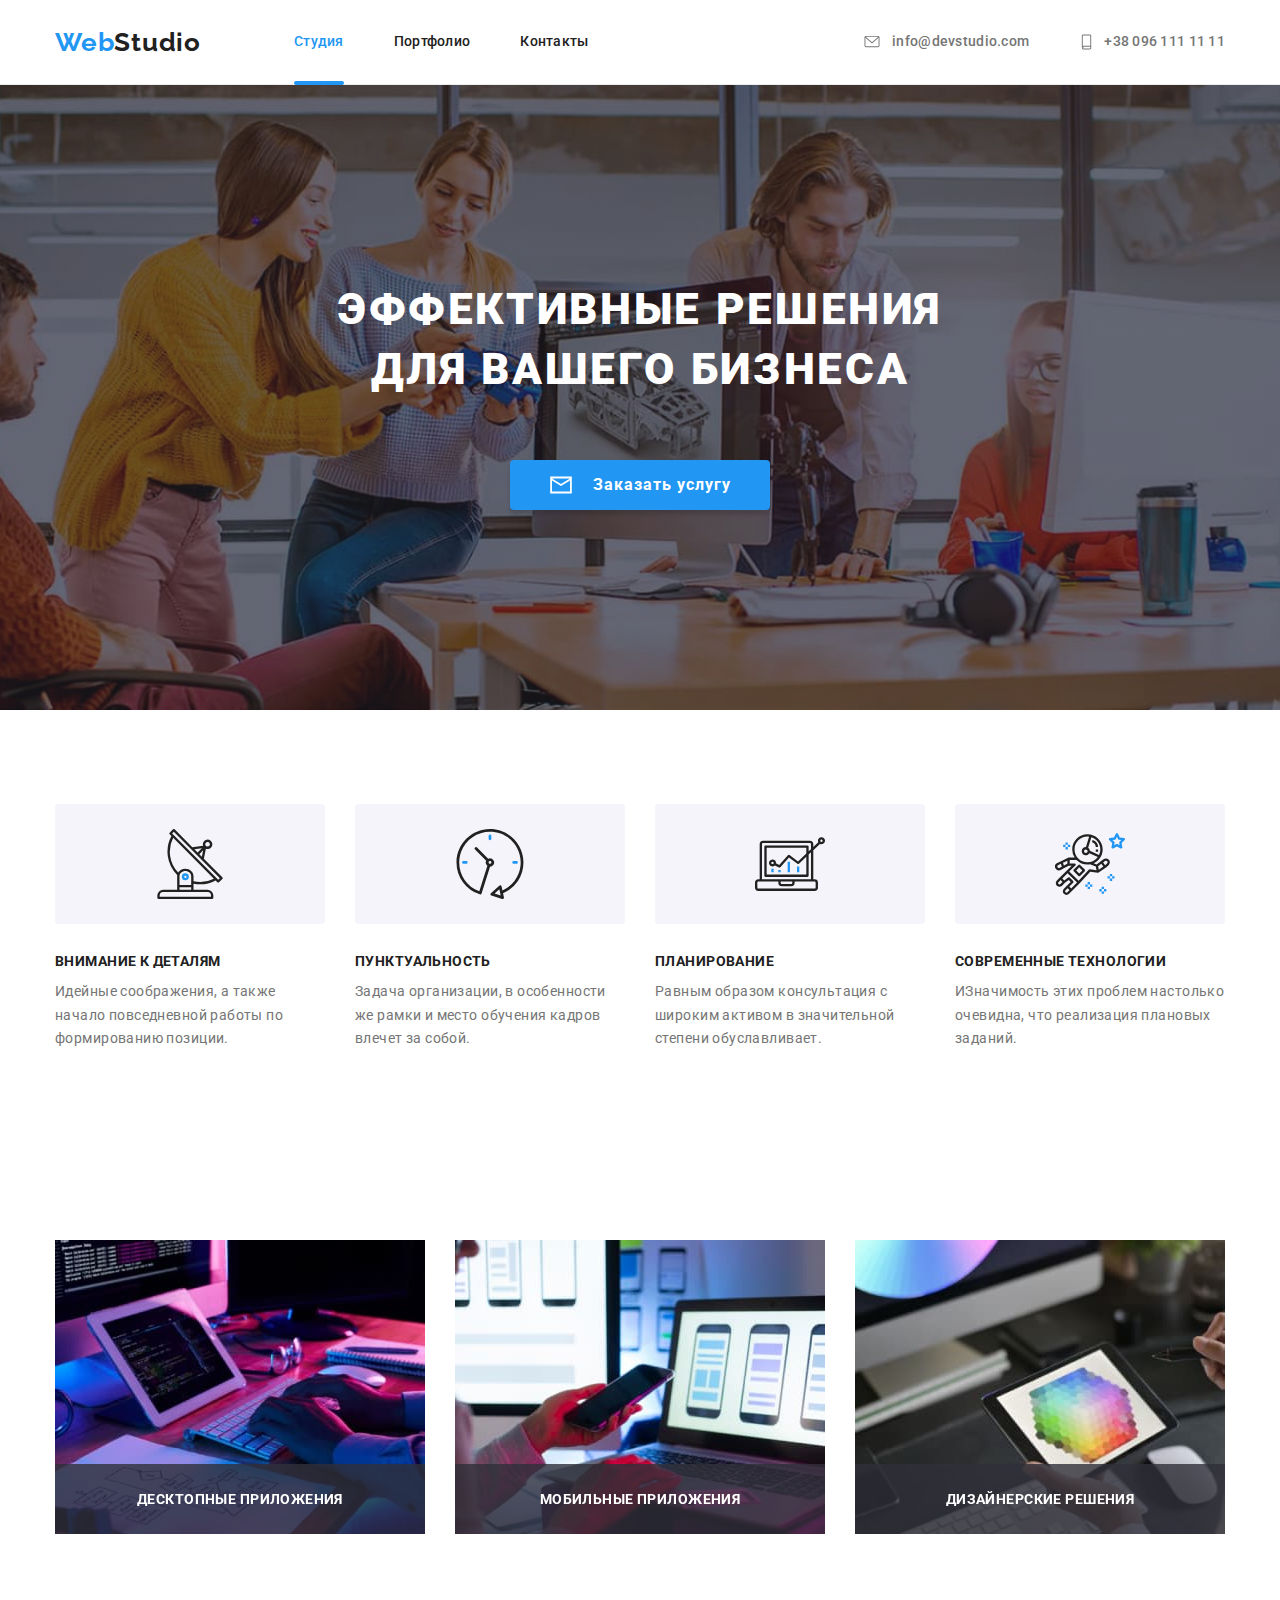
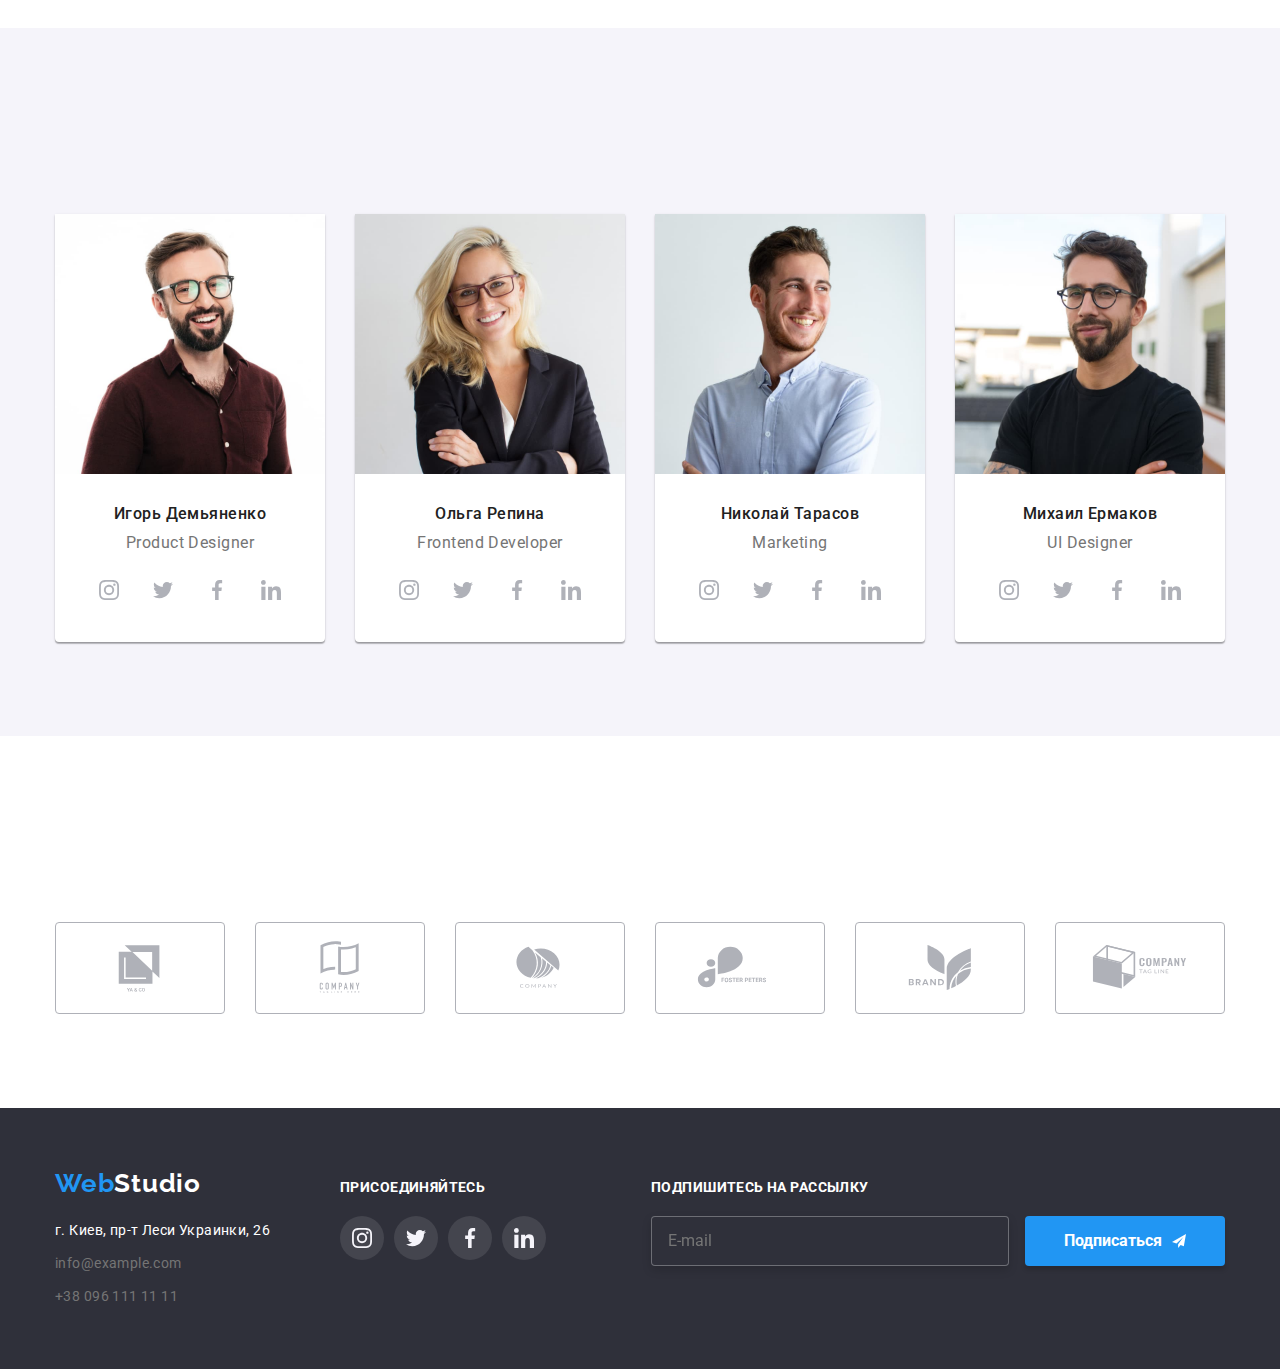
<file: index.html>
<!DOCTYPE html>
<html lang="ru">
	<head>
		<meta charset="UTF-8" />
		<meta http-equiv="X-UA-Compatible" content="IE=edge" />
		<meta name="viewport" content="width=device-width, initial-scale=1.0" />
		<title>Document</title>

		<link rel="preconnect" href="https://fonts.googleapis.com" />
		<link rel="preconnect" href="https://fonts.gstatic.com" crossorigin />
		<link
			href="https://fonts.googleapis.com/css2?family=Raleway:wght@700&family=Roboto:wght@400;500;700;900&display=swap"
			rel="stylesheet"
		/>

		<link
			rel="stylesheet"
			href="https://cdnjs.cloudflare.com/ajax/libs/modern-normalize/0.6.0/modern-normalize.min.css"
		/>

		<link
			rel="stylesheet"
			href="https://cdnjs.cloudflare.com/ajax/libs/animate.css/4.1.1/animate.min.css"
		/>

		<link href="https://unpkg.com/aos@2.3.1/dist/aos.css" rel="stylesheet" />

		<link rel="stylesheet" href="./css/styles.css" />
	</head>

	<body>
		<!-- Header -->

		<header class="header">
			<div class="container header-main">
				<nav class="header-nav">
					<a href="./index.html" class="logo-link"
						><span class="logo-accent">Web</span>Studio
					</a>
					<!--разделы меню /  -->
					<ul class="header-menu list">
						<li class="header-menu-item item">
							<a href="./index.html" class="header-menu-link curent link"
								>Студия</a
							>
						</li>
						<li class="header-menu-item item">
							<a href="./portfolio.html" class="header-menu-link link"
								>Портфолио</a
							>
						</li>
						<li class="header-menu-item item">
							<a href="/" class="header-menu-link link">Контакты</a>
						</li>
					</ul>
				</nav>

				<!-- адреса -->
				<ul class="contacts list">
					<li class="contacts-item">
						<a href="mailto:info@devstudio.com" class="contacts-link link">
							<svg
								class="contacts-icon envelope"
								aria-hidden="true"
								width="20px"
								height="15px"
							>
								<use href="./images/icon.svg#icon-envelope"></use>
							</svg>
							info@devstudio.com
						</a>
					</li>
					<li class="contacts-item link">
						<a href="tel:+380961111111" class="contacts-link">
							<svg
								class="contacts-icon smartphone"
								aria-hidden="true"
								width="15px"
								height="20px"
							>
								<use href="./images/icon.svg#icon-smartphone"></use></svg
							>+38 096 111 11 11</a
						>
					</li>
				</ul>
			</div>
		</header>
		<main>
			<!-- hero-section -->
			<section class="hero section">
				<div class="container hero-box">
					<h1 class="hero-title">
						Эффективные решения<br />
						для вашего бизнеса
					</h1>
					<button
						type="button"
						class="hero__btn animate__animated animate__heartBeat"
						data-modal-open
					>
						Заказать услугу
					</button>
				</div>
			</section>

			<!-- Advantages -->
			<section class="advantages section">
				<div class="container">
					<h2 class="advantages-title visually-hidden">Переваги</h2>
					<ul class="advantages-list list">
						<li class="advantages-item">
							<div class="advantages-wrapper">
								<svg class="advantages-icon" width="70px" height="70px">
									<use href="./images/icon.svg#icon-antenna"></use>
								</svg>
							</div>
							<h3 class="advantages-subtitle">Внимание к деталям</h3>
							<p class="advantages-text">
								Идейные соображения, а также начало повседневной работы по
								формированию позиции.
							</p>
						</li>
						<li class="advantages-item">
							<div class="advantages-wrapper">
								<svg class="advantages-icon" width="70px" height="70px">
									<use href="./images/icon.svg#icon-clock"></use>
								</svg>
							</div>
							<h3 class="advantages-subtitle">Пунктуальность</h3>

							<p class="advantages-text">
								Задача организации, в особенности же рамки и место обучения
								кадров влечет за собой.
							</p>
						</li>
						<li class="advantages-item">
							<div class="advantages-wrapper">
								<svg class="advantages-icon" width="70px" height="70px">
									<use href="./images/icon.svg#icon-diagram"></use>
								</svg>
							</div>
							<h3 class="advantages-subtitle">Планирование</h3>
							<p class="advantages-text">
								Равным образом консультация с широким активом в значительной
								степени обуславливает.
							</p>
						</li>
						<li class="advantages-item">
							<div class="advantages-wrapper">
								<svg class="advantages-icon" width="70px" height="70px">
									<use href="./images/icon.svg#icon-astronaut"></use>
								</svg>
							</div>
							<h3 class="advantages-subtitle">Современные технологии</h3>
							<p class="advantages-text">
								ИЗначимость этих проблем настолько очевидна, что реализация
								плановых заданий.
							</p>
						</li>
					</ul>
				</div>
			</section>

			<!-- What we do  -->
			<section class="wwd section">
				<div class="container">
					<h2 class="wwd-title title" data-aos="fade-up">Чем мы занимаемся</h2>
					<ul class="wwd-list list">
						<li class="wwd-item">
							<img src="./images/box1.jpeg" alt="coding" width="370" />
							<div class="text-box">
								<p class="wwd-subtitle">Десктопные приложения</p>
							</div>
						</li>
						<li class="wwd-item">
							<img src="./images/box2.jpeg" alt="mobile app" width="370" />
							<div class="text-box">
								<p class="wwd-subtitle">Мобильные приложения</p>
							</div>
						</li>
						<li class="wwd-item">
							<img src="./images/box3.jpeg" alt="color pick" width="370" />
							<div class="text-box">
								<p class="wwd-subtitle">Дизайнерские решения</p>
							</div>
						</li>
					</ul>
				</div>
			</section>

			<!-- Our team -->
			<section class="team section">
				<div class="container">
					<h2 class="title team-title" data-aos="fade-up">Наша команда</h2>
					<ul class="team-list list">
						<li class="team-list-item">
							<img src="./images/img1.jpeg" alt="Дизайнер" width="270" />

							<div class="team-wrapper">
								<p class="team-list-name">Игорь Демьяненко</p>
								<p class="team-list-job">Product Designer</p>

								<ul class="social list">
									<li>
										<a
											href="#"
											class="social-link"
											aria-label="Instagram"
											target="_blank"
											rel="noopener noreferrer nofollow"
										>
											<svg class="social-icon" width="20px" height="20px">
												<use href="./images/icon.svg#icon-instagram"></use>
											</svg>
										</a>
									</li>

									<li>
										<a
											href="#"
											class="social-link"
											aria-label="Instagram"
											target="_blank"
											rel="noopener noreferrer nofollow"
										>
											<svg class="social-icon" width="20px" height="20px">
												<use href="./images/icon.svg#icon-twitter"></use>
											</svg>
										</a>
									</li>

									<li>
										<a
											href="#"
											class="social-link"
											aria-label="Instagram"
											target="_blank"
											rel="noopener noreferrer nofollow"
										>
											<svg class="social-icon" width="20px" height="20px">
												<use href="./images/icon.svg#icon-facebook"></use>
											</svg>
										</a>
									</li>

									<li>
										<a
											href="#"
											class="social-link"
											aria-label="Instagram"
											target="_blank"
											rel="noopener noreferrer nofollow"
										>
											<svg class="social-icon" width="20px" height="20px">
												<use href="./images/icon.svg#icon-linkedin"></use>
											</svg>
										</a>
									</li>
								</ul>
							</div>
						</li>
						<li class="team-list-item">
							<img
								src="./images/img2.jpeg"
								alt="Фронтент-девелопер"
								width="270"
							/>
							<div class="team-wrapper">
								<p class="team-list-name">Ольга Репина</p>
								<p class="team-list-job">Frontend Developer</p>
								<ul class="social list">
									<li>
										<a
											href="#"
											class="social-link"
											aria-label="Instagram"
											target="_blank"
											rel="noopener noreferrer nofollow"
										>
											<svg class="social-icon" width="20px" height="20px">
												<use href="./images/icon.svg#icon-instagram"></use>
											</svg>
										</a>
									</li>

									<li>
										<a
											href="#"
											class="social-link"
											aria-label="Instagram"
											target="_blank"
											rel="noopener noreferrer nofollow"
										>
											<svg class="social-icon" width="20px" height="20px">
												<use href="./images/icon.svg#icon-twitter"></use>
											</svg>
										</a>
									</li>

									<li>
										<a
											href="#"
											class="social-link"
											aria-label="Instagram"
											target="_blank"
											rel="noopener noreferrer nofollow"
										>
											<svg class="social-icon" width="20px" height="20px">
												<use href="./images/icon.svg#icon-facebook"></use>
											</svg>
										</a>
									</li>

									<li>
										<a
											href="#"
											class="social-link"
											aria-label="Instagram"
											target="_blank"
											rel="noopener noreferrer nofollow"
										>
											<svg class="social-icon" width="20px" height="20px">
												<use href="./images/icon.svg#icon-linkedin"></use>
											</svg>
										</a>
									</li>
								</ul>
							</div>
						</li>
						<li class="team-list-item">
							<img src="./images/img3.jpeg" alt="Marketing" width="270" />
							<div class="team-wrapper">
								<p class="team-list-name">Николай Тарасов</p>
								<p class="team-list-job">Marketing</p>
								<ul class="social list">
									<li>
										<a
											href="#"
											class="social-link"
											aria-label="Instagram"
											target="_blank"
											rel="noopener noreferrer nofollow"
										>
											<svg class="social-icon" width="20px" height="20px">
												<use href="./images/icon.svg#icon-instagram"></use>
											</svg>
										</a>
									</li>

									<li>
										<a
											href="#"
											class="social-link"
											aria-label="Instagram"
											target="_blank"
											rel="noopener noreferrer nofollow"
										>
											<svg class="social-icon" width="20px" height="20px">
												<use href="./images/icon.svg#icon-twitter"></use>
											</svg>
										</a>
									</li>

									<li>
										<a
											href="#"
											class="social-link"
											aria-label="Instagram"
											target="_blank"
											rel="noopener noreferrer nofollow"
										>
											<svg class="social-icon" width="20px" height="20px">
												<use href="./images/icon.svg#icon-facebook"></use>
											</svg>
										</a>
									</li>

									<li>
										<a
											href="#"
											class="social-link"
											aria-label="Instagram"
											target="_blank"
											rel="noopener noreferrer nofollow"
										>
											<svg class="social-icon" width="20px" height="20px">
												<use href="./images/icon.svg#icon-linkedin"></use>
											</svg>
										</a>
									</li>
								</ul>
							</div>
						</li>
						<li class="team-list-item">
							<img
								src="./images/img4.jpeg"
								alt="Дизайнер интерфейсов"
								width="270"
							/>
							<div class="team-wrapper">
								<p class="team-list-name">Михаил Ермаков</p>
								<p class="team-list-job">UI Designer</p>
								<ul class="social list">
									<li>
										<a
											href="#"
											class="social-link"
											aria-label="Instagram"
											target="_blank"
											rel="noopener noreferrer nofollow"
										>
											<svg class="social-icon" width="20px" height="20px">
												<use href="./images/icon.svg#icon-instagram"></use>
											</svg>
										</a>
									</li>

									<li>
										<a
											href="#"
											class="social-link"
											aria-label="Instagram"
											target="_blank"
											rel="noopener noreferrer nofollow"
										>
											<svg class="social-icon" width="20px" height="20px">
												<use href="./images/icon.svg#icon-twitter"></use>
											</svg>
										</a>
									</li>

									<li>
										<a
											href="#"
											class="social-link"
											aria-label="Instagram"
											target="_blank"
											rel="noopener noreferrer nofollow"
										>
											<svg class="social-icon" width="20px" height="20px">
												<use href="./images/icon.svg#icon-facebook"></use>
											</svg>
										</a>
									</li>

									<li>
										<a
											href="#"
											class="social-link"
											aria-label="Instagram"
											target="_blank"
											rel="noopener noreferrer nofollow"
										>
											<svg class="social-icon" width="20px" height="20px">
												<use href="./images/icon.svg#icon-linkedin"></use>
											</svg>
										</a>
									</li>
								</ul>
							</div>
						</li>
					</ul>
				</div>
			</section>

			<!-- Clients  -->

			<section class="clients section">
				<div class="container">
					<h2 class="title" data-aos="fade-up">Постоянные клиенты</h2>
					<ul class="clints-list">
						<li class="clients-item">
							<a href="#" aria-label="YA & CO" class="clients-link">
								<svg class="clients-icon" width="106px" height="60px">
									<use href="./images/icon.svg#icon-Logo"></use>
								</svg>
							</a>
						</li>

						<li class="clients-item">
							<a href="#" aria-label="YA & CO" class="clients-link">
								<svg class="clients-icon" width="106px" height="60px">
									<use href="./images/icon.svg#icon-Logo-1"></use>
								</svg>
							</a>
						</li>

						<li class="clients-item">
							<a href="#" aria-label="YA & CO" class="clients-link">
								<svg class="clients-icon" width="106px" height="60px">
									<use href="./images/icon.svg#icon-Logo-2"></use>
								</svg>
							</a>
						</li>

						<li class="clients-item">
							<a href="#" aria-label="YA & CO" class="clients-link">
								<svg class="clients-icon" width="106px" height="60px">
									<use href="./images/icon.svg#icon-Logo-3"></use>
								</svg>
							</a>
						</li>

						<li class="clients-item">
							<a href="#" aria-label="YA & CO" class="clients-link">
								<svg class="clients-icon" width="106px" height="60px">
									<use href="./images/icon.svg#icon-Logo-4"></use>
								</svg>
							</a>
						</li>

						<li class="clients-item">
							<a href="#" aria-label="YA & CO" class="clients-link">
								<svg class="clients-icon" width="106px" height="60px">
									<use href="./images/icon.svg#icon-Logo-5"></use>
								</svg>
							</a>
						</li>
					</ul>
				</div>
			</section>
		</main>

		<!-- Footer -->
		<footer class="footer">
			<div class="footer-container container">
				<div class="footer-contacts">
					<a href="./index.html" class="footer-logo-link">
						<span class="logo-accent">Web</span>Studio</a
					>
					<div class="logo-area"></div>
					<address class="footer-addres">
						<ul class="footer-list list">
							<li class="footer-list-item">
								<a
									href="https://bit.ly/3pXMvUd"
									target="_blank"
									rel="noopener noreferrer"
									class="footer-address"
									>г. Киев, пр-т Леси Украинки, 26
								</a>
							</li>
							<li class="footer-list-item">
								<a href="mailto:info@devstudio.com" class="footer-link link"
									>info@example.com
								</a>
							</li>
							<li class="footer-list-item">
								<a href="tel:+380961111111" class="footer-link link"
									>+38 096 111 11 11
								</a>
							</li>
						</ul>
					</address>
				</div>

				<div class="join">
					<p class="join-title">ПРИСОЕДИНЯЙТЕСЬ</p>
					<ul class="join-list">
						<li class="join-item">
							<a href="#" class="join-link">
								<svg class="join-icon" width="20px" height="20px">
									<use href="./images/icon.svg#icon-instagram"></use>
								</svg>
							</a>
						</li>

						<li class="join-item">
							<a href="#" class="join-link">
								<svg class="join-icon" width="20px" height="20px">
									<use href="./images/icon.svg#icon-twitter"></use>
								</svg>
							</a>
						</li>

						<li class="join-item">
							<a href="#" class="join-link">
								<svg class="join-icon" width="20px" height="20px">
									<use href="./images/icon.svg#icon-facebook"></use>
								</svg>
							</a>
						</li>

						<li class="join-item">
							<a href="#" class="join-link">
								<svg class="join-icon" width="20px" height="20px">
									<use href="./images/icon.svg#icon-linkedin"></use>
								</svg>
							</a>
						</li>
					</ul>
				</div>

				<!-- Рассылка -->
				<div class="mail-chimp">
					<p class="join-title">Подпишитесь на рассылку</p>
					<form>
						<input
							type="email"
							name="title"
							id="E-mail"
							placeholder="E-mail"
							class="mail-chimp-input"
							required
						/>
						<button type="submit" class="mail-chimp-btn">
							Подписаться
							<svg width="24px" height="24px" class="icon-send">
								<use href="./images/icon.svg#icon-send"></use>
							</svg>
						</button>
					</form>
				</div>
			</div>
		</footer>

		<div class="backdrop is-hidden" data-modal>
			<div class="modal">
				<button class="btn-modal-close" data-modal-close>
					<svg width="11px" height="11px">
						<use href="./images/icon.svg#icon-vector"></use>
					</svg>
				</button>

				<h2 class="form-field-title">
					Оставьте свои данные, мы вам перезвоним
				</h2>
				<form class="form" name="main-form" autocomplete="on">
					<div class="form-field">
						<label for="user-name" class="form-field-label">Имя</label>
						<div class="form-field-inner">
							<input
								type="text"
								name="user-name"
								id="user-name"
								class="form-field-input"
							/>
							<svg width="18" height="18" class="form-field-icon">
								<use href="./images/icon.svg#icon-person-popup"></use>
							</svg>
						</div>
					</div>
					<div class="form-field">
						<label for="user-phone" class="form-field-label">Телефон</label>
						<div class="form-field-inner">
							<input
								type="tel"
								name="user-phone"
								id="user-phone"
								class="form-field-input"
								required
								placeholder=" "
							/>
							<svg width="18" height="18" class="form-field-icon">
								<use href="./images/icon.svg#icon-phone-popup"></use>
							</svg>
						</div>
					</div>
					<div class="form-field">
						<label for="user-mail" class="form-field-label">Почта</label>
						<div class="form-field-inner">
							<input
								type="email"
								name="user-mail"
								id="user-mail"
								class="form-field-input"
								required
								placeholder=" "
							/>
							<svg width="18" height="18" class="form-field-icon">
								<use href="./images/icon.svg#icon-mail-popup"></use>
							</svg>
						</div>
					</div>
					<div class="form-field">
						<label for="user-coment" class="form-field-label"
							>Комментарий</label
						>
						<textarea
							name="coment"
							id="user-coment"
							placeholder="Введите текст"
							class="form-field-input textarea"
						></textarea>
					</div>
					<div class="form-field check">
						<label class="form-field-label checkbox-label">
							<input type="checkbox" name="policy" class="checkbox" />
							<svg width="16" height="15" class="form-icon">
								<use href="images/icon.svg#icon-check-popup"></use>
							</svg>

							Соглашаюсь с рассылкой и принимаю &nbsp;
							<a href="#" class="form-link"> Условия договора</a>
						</label>
					</div>

					<button type="submit" class="form-btn">
						Отправить
						<svg width="18px" height="18px" class="form-btn-icon">
							<use href="./images/icon.svg#icon-arrow"></use>
						</svg>
					</button>
				</form>
			</div>
		</div>

		<script src="./modal.js"></script>

		<script src="https://unpkg.com/aos@2.3.1/dist/aos.js"></script>

		<script>
			AOS.init();
		</script>
	</body>
</html>
</file>
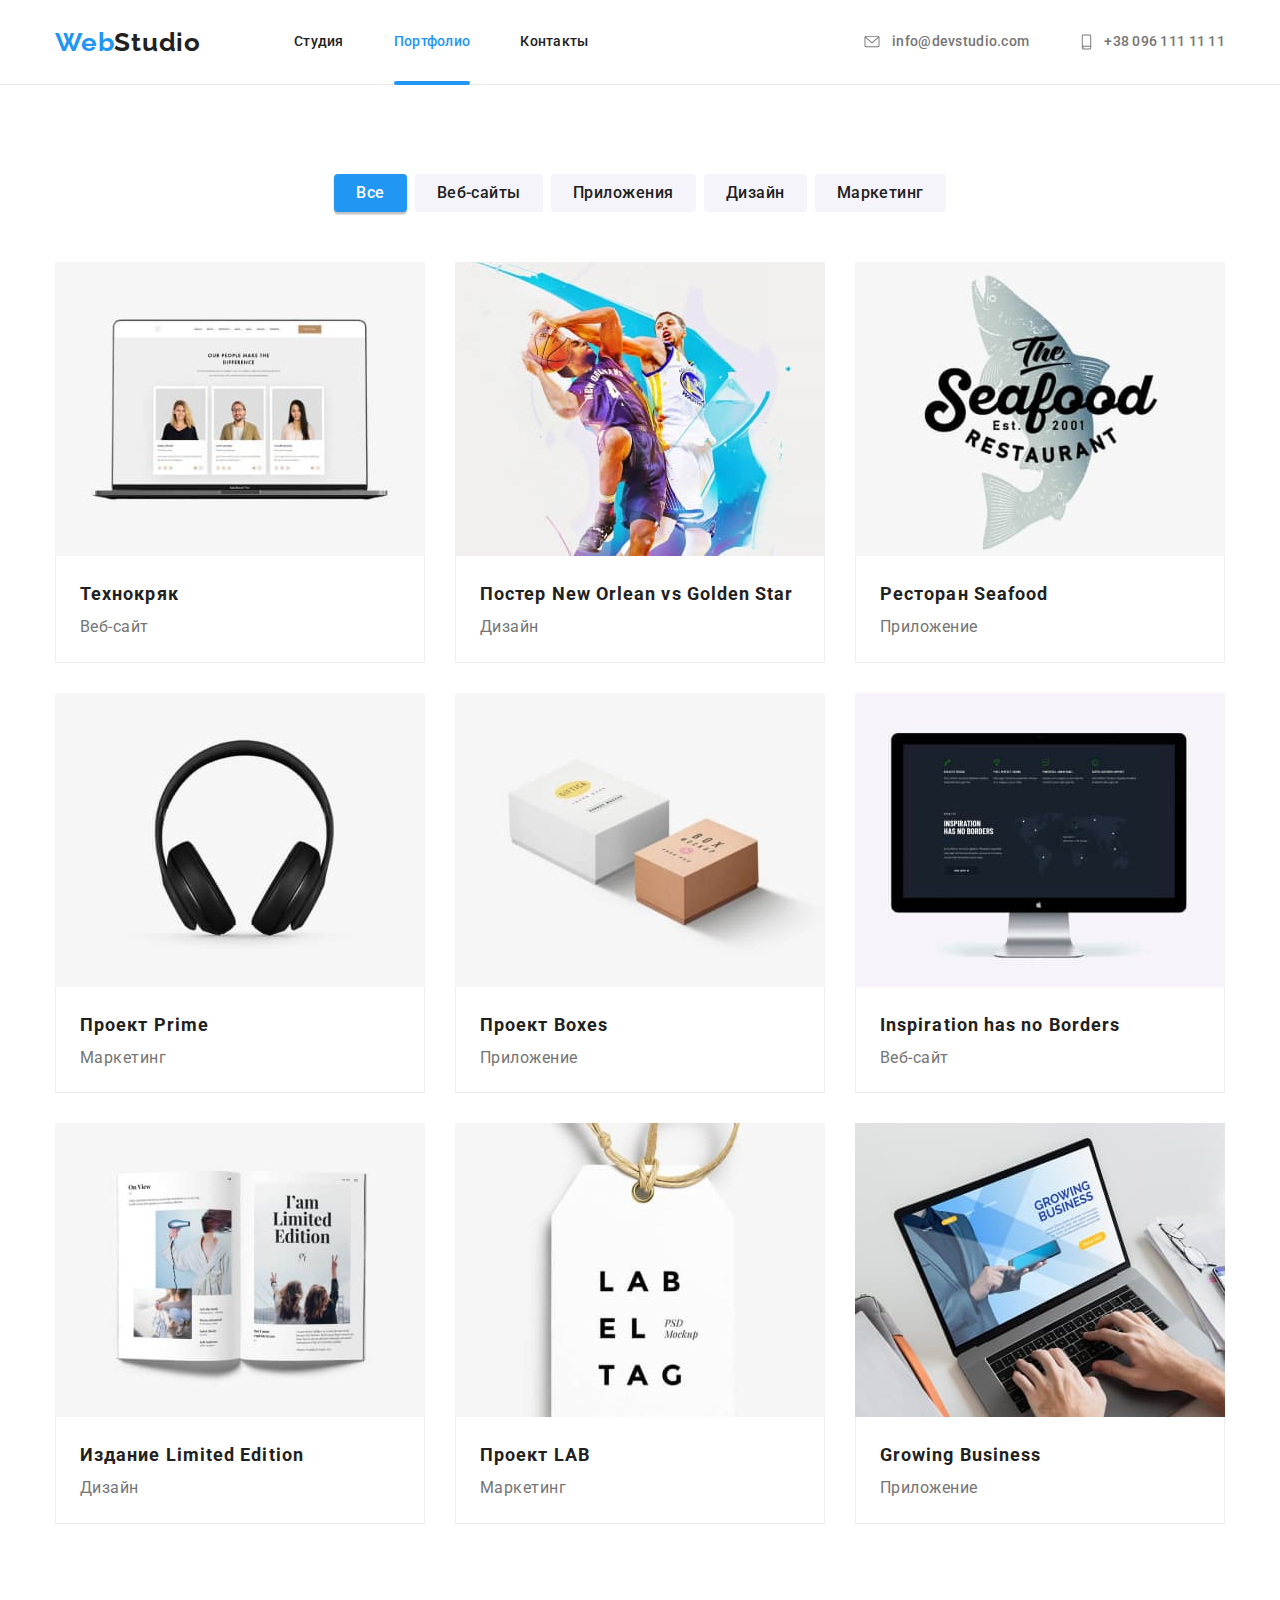
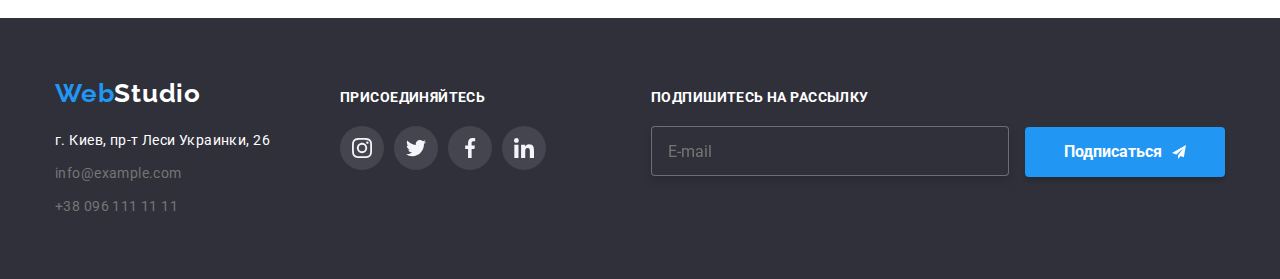
<file: portfolio.html>
<!DOCTYPE html>
<html lang="ru">
	<head>
		<meta charset="UTF-8" />
		<meta http-equiv="X-UA-Compatible" content="IE=edge" />
		<meta name="viewport" content="width=device-width, initial-scale=1.0" />
		<title>Document</title>
		<!-- 		<link rel="stylesheet" href="./css/styles.css" /> -->
		<link rel="preconnect" href="https://fonts.googleapis.com" />
		<link rel="preconnect" href="https://fonts.gstatic.com" crossorigin />
		<link
			href="https://fonts.googleapis.com/css2?family=Raleway:wght@700&family=Roboto:wght@400;500;700;900&display=swap"
			rel="stylesheet"
		/>

		<link
			rel="stylesheet"
			href="https://cdnjs.cloudflare.com/ajax/libs/modern-normalize/0.6.0/modern-normalize.min.css"
		/>

		<link
			rel="stylesheet"
			href="https://cdnjs.cloudflare.com/ajax/libs/animate.css/4.1.1/animate.min.css"
		/>

		<link rel="stylesheet" href="./css/styles.css" />
	</head>
	<body>
		<header class="header">
			<div class="container header-main">
				<nav class="header-nav">
					<a href="./index.html" class="logo-link"
						><span class="logo-accent">Web</span>Studio
					</a>
					<!--разделы меню /  -->
					<ul class="header-menu list">
						<li class="header-menu-item item">
							<a href="./index.html" class="header-menu-link link">Студия</a>
						</li>
						<li class="header-menu-item item">
							<a href="./portfolio.html" class="header-menu-link link curent"
								>Портфолио</a
							>
						</li>
						<li class="header-menu-item item">
							<a href="/" class="header-menu-link link">Контакты</a>
						</li>
					</ul>
				</nav>

				<!-- адреса -->
				<ul class="contacts list">
					<li class="contacts-item">
						<a href="mailto:info@devstudio.com" class="contacts-link link">
							<svg
								class="contacts-icon envelope"
								aria-hidden="true"
								width="20px"
								height="15px"
							>
								<use href="./images/icon.svg#icon-envelope"></use>
							</svg>
							info@devstudio.com
						</a>
					</li>
					<li class="contacts-item link">
						<a href="tel:+380961111111" class="contacts-link">
							<svg
								class="contacts-icon smartphone"
								aria-hidden="true"
								width="15px"
								height="20px"
							>
								<use href="./images/icon.svg#icon-smartphone"></use></svg
							>+38 096 111 11 11</a
						>
					</li>
				</ul>
			</div>
		</header>

		<main>
			<section class="portfolio section">
				<div class="container">
					<!-- Фильтры -->
					<ul class="filter-list list">
						<li class="animate__animated animate__pulse">
							<button type="button" class="portfolio-btn active-btn">
								Все
							</button>
						</li>
						<li>
							<button type="button" class="portfolio-btn">Веб-сайты</button>
						</li>
						<li>
							<button type="button" class="portfolio-btn">Приложения</button>
						</li>
						<li><button type="button" class="portfolio-btn">Дизайн</button></li>
						<li>
							<button type="button" class="portfolio-btn">Маркетинг</button>
						</li>
					</ul>
					<!-- карточки портфолио -->
					<ul class="portfolio-list list">
						<li class="portfolio-item">
							<a href="" class="portfolio-item-link">
								<div class="portfolio-item-wrapp">
									<img
										src="./images/portfolio/img.jpeg"
										alt="веб-сайт"
										width="370"
										height="294"
									/>
									<p class="portfolio-hover-text">
										Ресурс предлагает комплексные предложения с разным уровнем
										функционала и сервисов. Все это позволит посетителю получить
										исчерпывающие сведения о компании или частном лице.
									</p>
								</div>

								<div class="border">
									<h2 class="portfolio-title">Технокряк</h2>
									<p class="portfolio-text">Веб-сайт</p>
								</div>
							</a>
						</li>
						<li class="portfolio-item">
							<img
								src="./images/portfolio/img1.jpeg"
								alt="дизайн"
								width="370"
								height="294"
							/>
							<div class="border">
								<h2 class="portfolio-title">
									Постер New Orlean vs Golden Star
								</h2>
								<p class="portfolio-text">Дизайн</p>
							</div>
						</li>
						<li class="portfolio-item">
							<img
								src="./images/portfolio/img2.jpeg"
								alt="Приложение"
								width="370"
								height="294"
							/>
							<div class="border">
								<h2 class="portfolio-title">Ресторан Seafood</h2>
								<p class="portfolio-text">Приложение</p>
							</div>
						</li>
						<li class="portfolio-item">
							<img src="./images/portfolio/img3.jpeg" alt="Маркетинг" />
							<div class="border">
								<h2 class="portfolio-title">Проект Prime</h2>
								<p class="portfolio-text">Маркетинг</p>
							</div>
						</li>
						<li class="portfolio-item">
							<img src="./images/portfolio/img4.jpeg" alt="Приложение" />
							<div class="border">
								<h2 class="portfolio-title">Проект Boxes</h2>
								<p class="portfolio-text">Приложение</p>
							</div>
						</li>
						<li class="portfolio-item">
							<img src="./images/portfolio/img5.jpeg" alt="Веб-сайт" />
							<div class="border">
								<h2 class="portfolio-title">Inspiration has no Borders</h2>
								<p class="portfolio-text">Веб-сайт</p>
							</div>
						</li>
						<li class="portfolio-item">
							<img src="./images/portfolio/img6.jpeg" alt="Дизайн" />
							<div class="border">
								<h2 class="portfolio-title">Издание Limited Edition</h2>
								<p class="portfolio-text">Дизайн</p>
							</div>
						</li>
						<li class="portfolio-item">
							<img src="./images/portfolio/img7.jpeg" alt="Маркетинг" />
							<div class="border">
								<h2 class="portfolio-title">Проект LAB</h2>
								<p class="portfolio-text">Маркетинг</p>
							</div>
						</li>
						<li class="portfolio-item">
							<img src="./images/portfolio/img8.jpeg" alt="Приложение" />
							<div class="border">
								<h2 class="portfolio-title">Growing Business</h2>
								<p class="portfolio-text">Приложение</p>
							</div>
						</li>
					</ul>
				</div>
			</section>
		</main>

		<!-- Footer -->
		<footer class="footer">
			<div class="footer-container container">
				<div class="footer-contacts">
					<a href="./index.html" class="footer-logo-link">
						<span class="logo-accent">Web</span>Studio</a
					>
					<div class="logo-area"></div>
					<address class="footer-addres">
						<ul class="footer-list list">
							<li class="footer-list-item">
								<a
									href="https://bit.ly/3pXMvUd"
									target="_blank"
									rel="noopener noreferrer"
									class="footer-address"
									>г. Киев, пр-т Леси Украинки, 26
								</a>
							</li>
							<li class="footer-list-item">
								<a href="mailto:info@devstudio.com" class="footer-link link"
									>info@example.com
								</a>
							</li>
							<li class="footer-list-item">
								<a href="tel:+380961111111" class="footer-link link"
									>+38 096 111 11 11
								</a>
							</li>
						</ul>
					</address>
				</div>

				<div class="join">
					<p class="join-title">ПРИСОЕДИНЯЙТЕСЬ</p>
					<ul class="join-list">
						<li class="join-item">
							<a href="#" class="join-link">
								<svg class="join-icon" width="20px" height="20px">
									<use href="./images/icon.svg#icon-instagram"></use>
								</svg>
							</a>
						</li>

						<li class="join-item">
							<a href="#" class="join-link">
								<svg class="join-icon" width="20px" height="20px">
									<use href="./images/icon.svg#icon-twitter"></use>
								</svg>
							</a>
						</li>

						<li class="join-item">
							<a href="#" class="join-link">
								<svg class="join-icon" width="20px" height="20px">
									<use href="./images/icon.svg#icon-facebook"></use>
								</svg>
							</a>
						</li>

						<li class="join-item">
							<a href="#" class="join-link">
								<svg class="join-icon" width="20px" height="20px">
									<use href="./images/icon.svg#icon-linkedin"></use>
								</svg>
							</a>
						</li>
					</ul>
				</div>

				<!-- Рассылка -->
				<div class="mail-chimp">
					<p class="join-title">Подпишитесь на рассылку</p>
					<div>
						<input
							type="email"
							name=""
							id="E-mail"
							placeholder="E-mail"
							class="mail-chimp-input"
							required
						/>
						<button type="submit" class="mail-chimp-btn">
							Подписаться
							<svg width="24px" height="24px" class="icon-send">
								<use href="./images/icon.svg#icon-send"></use>
							</svg>
						</button>
					</div>
				</div>
			</div>
		</footer>
	</body>
</html>
</file>
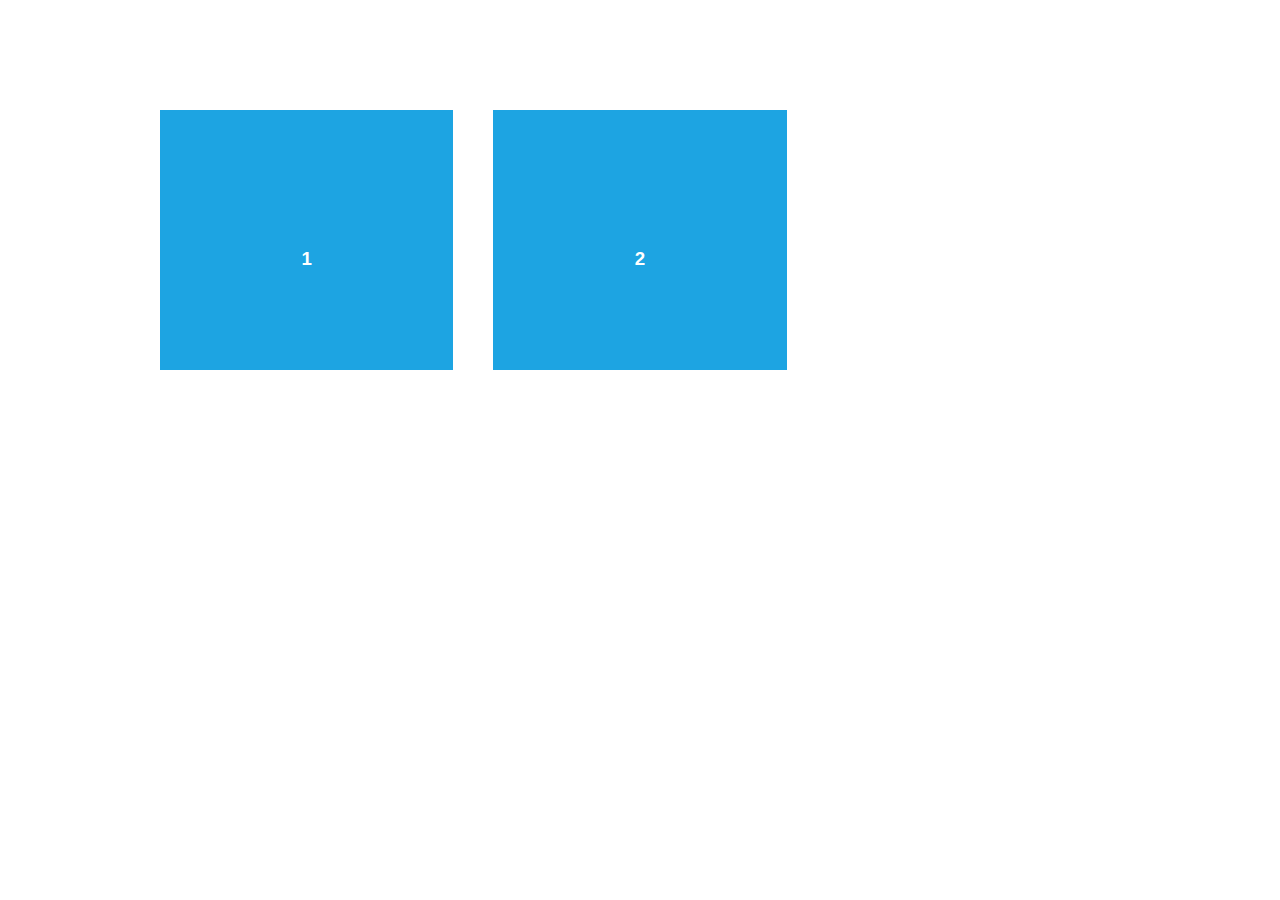
<file: aos-master/demo/async.html>
<!DOCTYPE html>
<html>
  <head>
    <meta charset="utf-8">
    <title>AOS - Animate on scroll library</title>
    <meta name="viewport" content="width=device-width">
    <link rel="stylesheet" href="css/styles.css" />
    <link rel="stylesheet" href="../dist/aos.css" />
  </head>
  <body>
    <div id="aos-demo" class="aos-all"></div>

    <script src="../dist/aos.js"></script>
    <script>
      AOS.init({
        easing: 'ease-in-out-sine'
      });

      setInterval(addItem, 300);

      var itemsCounter = 1;
      var container = document.getElementById('aos-demo');

      function addItem () {
        if (itemsCounter > 42) return;
        var item = document.createElement('div');
        item.classList.add('aos-item');
        item.setAttribute('data-aos', 'fade-up');
        item.innerHTML = '<div class="aos-item__inner"><h3>' + itemsCounter + '</h3></div>';
        container.appendChild(item);
        itemsCounter++;
      }
    </script>
  </body>
</html>
</file>
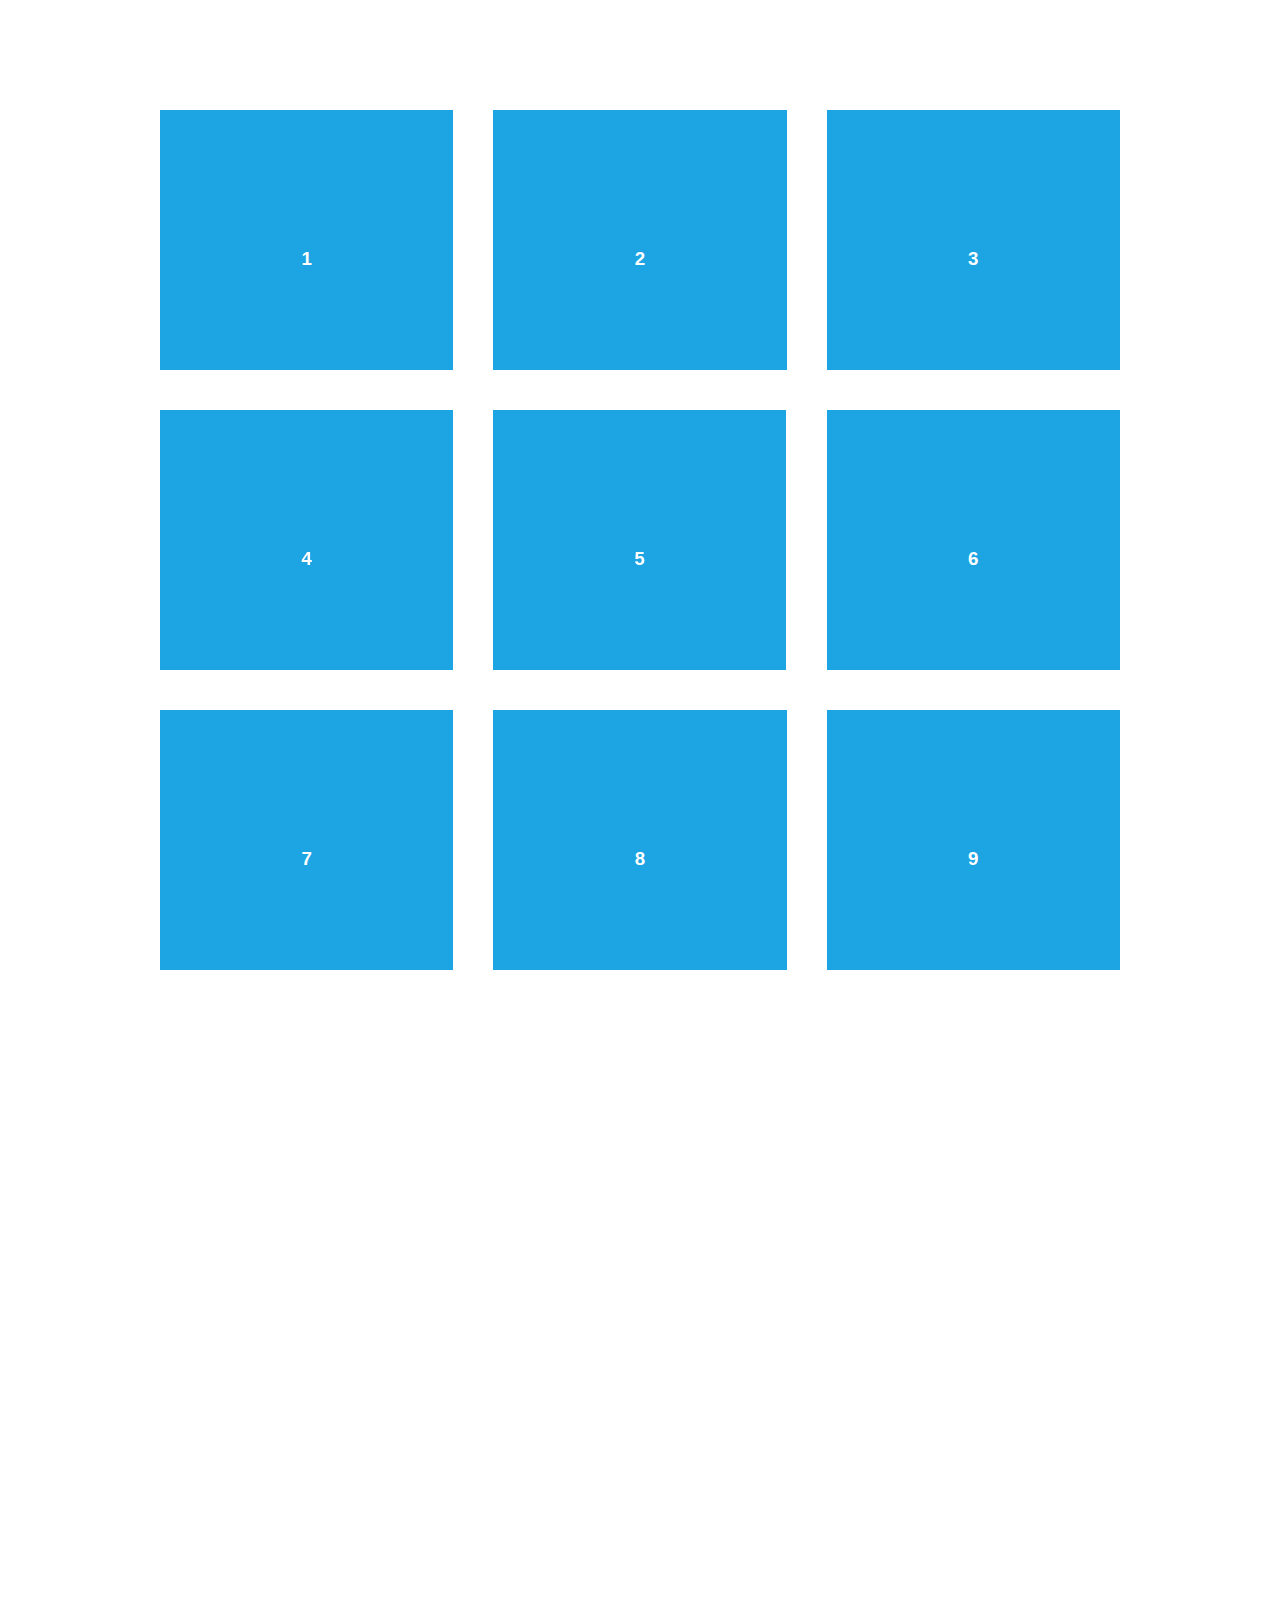
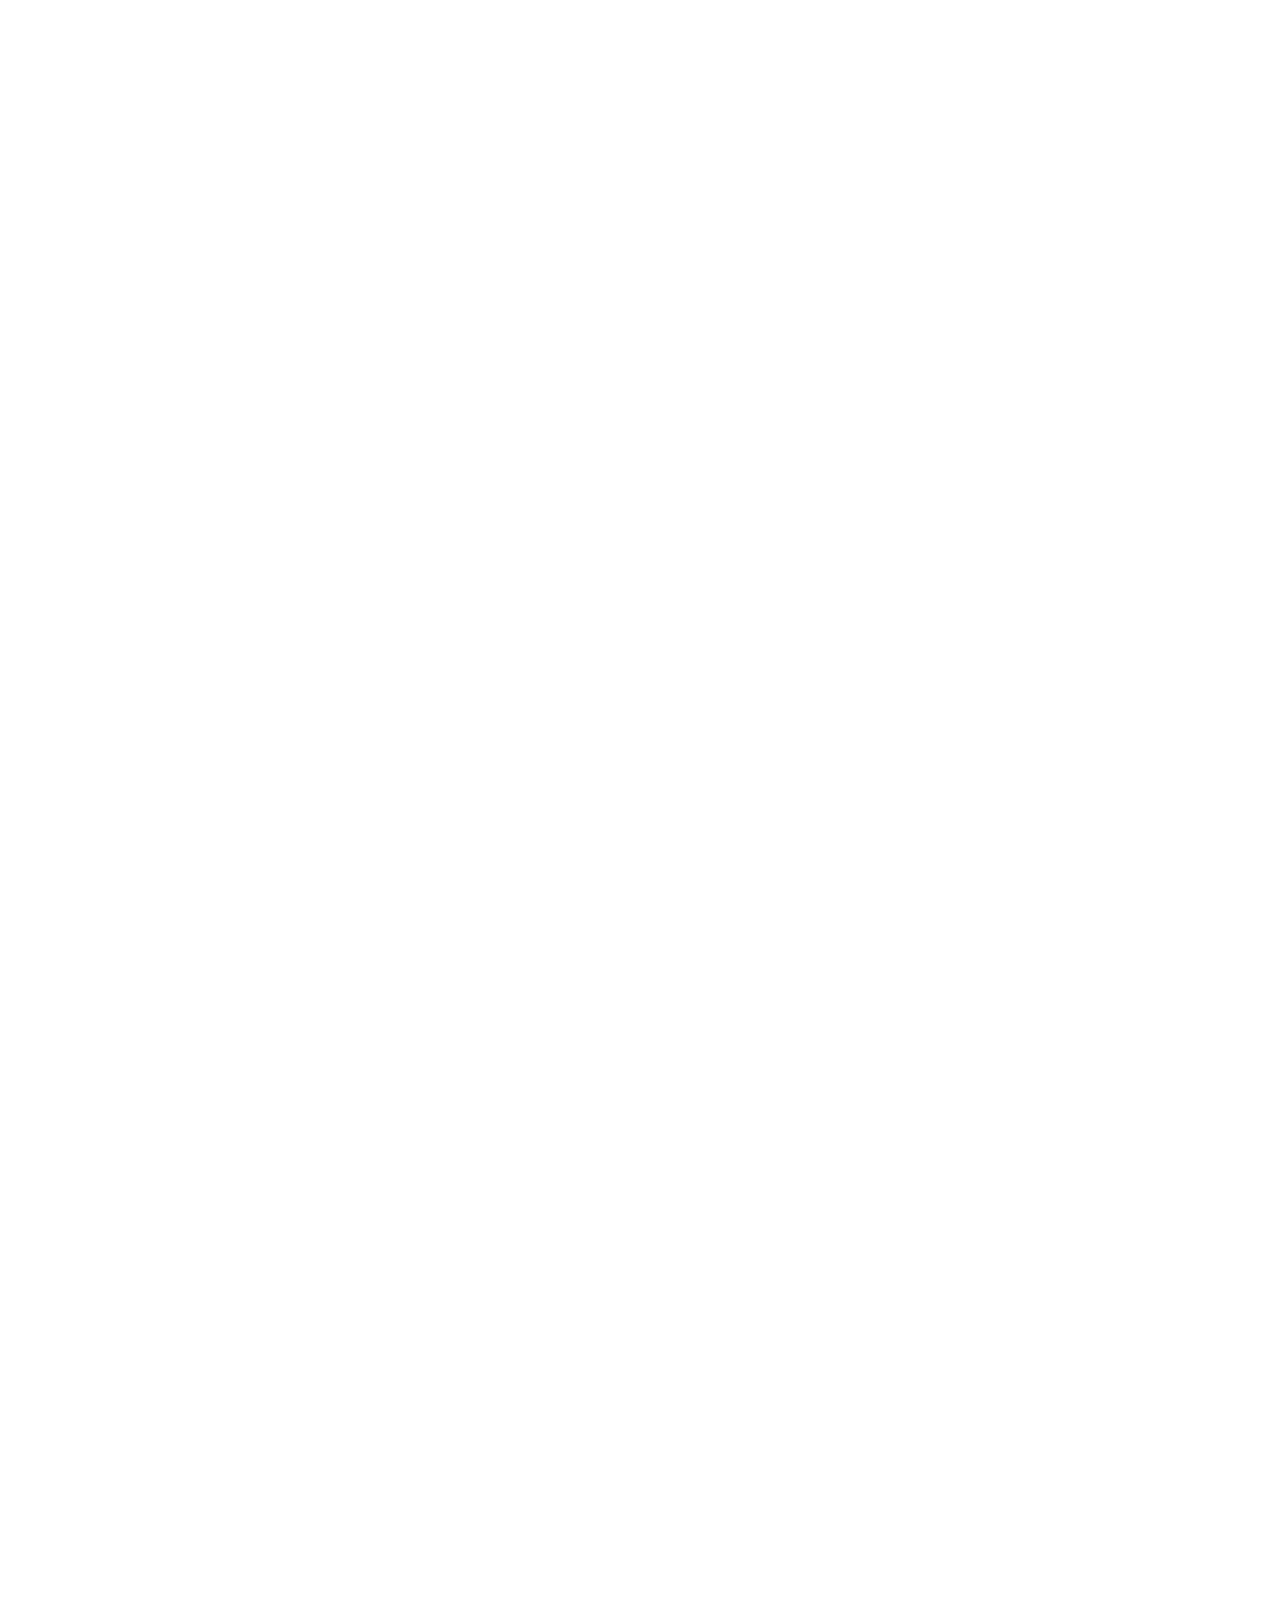
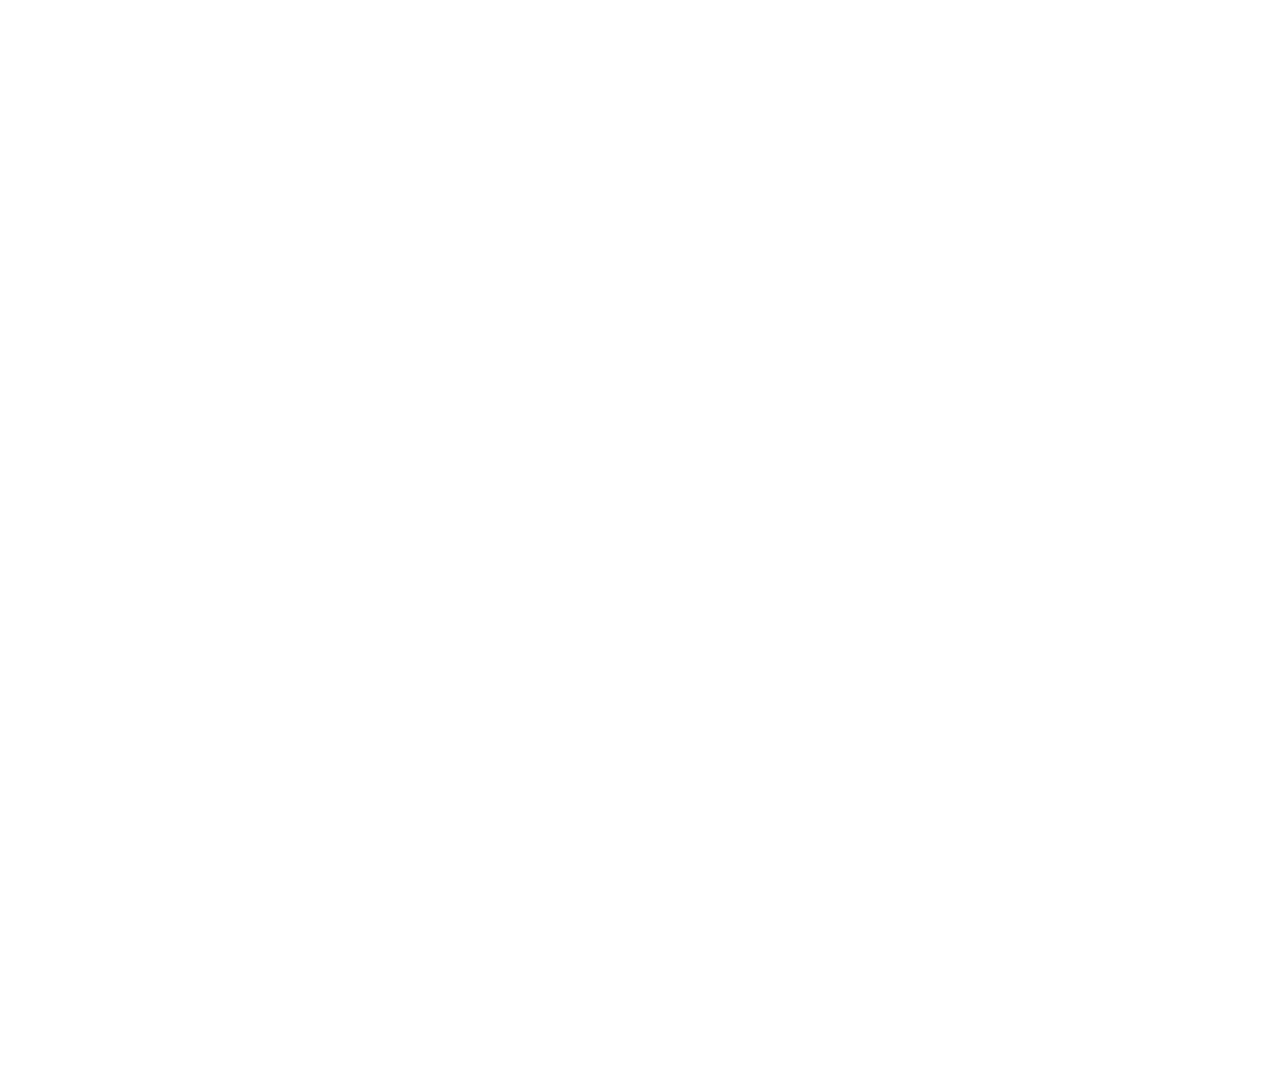
<file: aos-master/demo/simple.html>
<!DOCTYPE html>
<html>
  <head>
    <meta charset="utf-8">
    <title>AOS - Animate on scroll library</title>
    <meta name="viewport" content="width=device-width">
    <link rel="stylesheet" href="css/styles.css" />
    <link rel="stylesheet" href="../dist/aos.css" />
    <!--[if lt IE 9]>
    <script src="//html5shiv.googlecode.com/svn/trunk/html5.js"></script>
    <![endif]-->
  </head>
  <body>
    <div id="transcroller-body" class="aos-all">
      <div class="aos-item" data-aos="fade-up">
        <div class="aos-item__inner"><h3>1</h3></div>
      </div>
      <div class="aos-item" data-aos="fade-down">
        <div class="aos-item__inner"><h3>2</h3></div>
      </div>
      <div class="aos-item" data-aos="zoom-out-down">
        <div class="aos-item__inner"><h3>3</h3></div>
      </div>
      <div class="aos-item" data-aos="flip-down">
        <div class="aos-item__inner"><h3>4</h3></div>
      </div>
      <div class="aos-item" data-aos="flip-up">
        <div class="aos-item__inner"><h3>5</h3></div>
      </div>
      <div class="aos-item" data-aos="fade-down">
        <div class="aos-item__inner"><h3>6</h3></div>
      </div>
      <div class="aos-item" data-aos="fade-in">
        <div class="aos-item__inner"><h3>7</h3></div>
      </div>
      <div class="aos-item" data-aos="fade-down">
        <div class="aos-item__inner"><h3>8</h3></div>
      </div>
      <div class="aos-item" data-aos="fade-in">
        <div class="aos-item__inner"><h3>9</h3></div>
      </div>
      <div class="aos-item" data-aos="fade-down">
        <div class="aos-item__inner"><h3>10</h3></div>
      </div>
      <div class="aos-item" data-aos="fade-up">
        <div class="aos-item__inner"><h3>11</h3></div>
      </div>
      <div class="aos-item" data-aos="fade-down">
        <div class="aos-item__inner"><h3>12</h3></div>
      </div>
      <div class="aos-item" data-aos="fade-in">
        <div class="aos-item__inner"><h3>13</h3></div>
      </div>
      <div class="aos-item" data-aos="fade-up">
        <div class="aos-item__inner"><h3>14</h3></div>
      </div>
      <div class="aos-item" data-aos="fade-in">
        <div class="aos-item__inner"><h3>15</h3></div>
      </div>
      <div class="aos-item" data-aos="fade-up">
        <div class="aos-item__inner"><h3>16</h3></div>
      </div>
      <div class="aos-item" data-aos="fade-down">
        <div class="aos-item__inner"><h3>17</h3></div>
      </div>
      <div class="aos-item" data-aos="fade-up">
        <div class="aos-item__inner"><h3>18</h3></div>
      </div>
      <div class="aos-item" data-aos="zoom-out">
        <div class="aos-item__inner"><h3>19</h3></div>
      </div>
      <div class="aos-item" data-aos="fade-up">
        <div class="aos-item__inner"><h3>20</h3></div>
      </div>
      <div class="aos-item" data-aos="zoom-out">
        <div class="aos-item__inner"><h3>21</h3></div>
      </div>
      <div class="aos-item" data-aos="fade-in">
        <div class="aos-item__inner"><h3>22</h3></div>
      </div>
      <div class="aos-item" data-aos="zoom-out-up">
        <div class="aos-item__inner"><h3>23</h3></div>
      </div>
      <div class="aos-item" data-aos="zoom-out-down">
        <div class="aos-item__inner"><h3>24</h3></div>
      </div>
      <div class="aos-item" data-aos="fade-in">
        <div class="aos-item__inner"><h3>25</h3></div>
      </div>
      <div class="aos-item" data-aos="fade-in">
        <div class="aos-item__inner"><h3>26</h3></div>
      </div>
      <div class="aos-item" data-aos="fade-in">
        <div class="aos-item__inner"><h3>27</h3></div>
      </div>
      <div class="aos-item" data-aos="fade-in">
        <div class="aos-item__inner"><h3>28</h3></div>
      </div>
      <div class="aos-item" data-aos="fade-in">
        <div class="aos-item__inner"><h3>29</h3></div>
      </div>
      <div class="aos-item" data-aos="fade-in">
        <div class="aos-item__inner"><h3>30</h3></div>
      </div>
      <div class="aos-item" data-aos="fade-in">
        <div class="aos-item__inner"><h3>31</h3></div>
      </div>
      <div class="aos-item" data-aos="fade-in">
        <div class="aos-item__inner"><h3>32</h3></div>
      </div>
      <div class="aos-item" data-aos="fade-in">
        <div class="aos-item__inner"><h3>33</h3></div>
      </div>
      <div class="aos-item" data-aos="fade-in">
        <div class="aos-item__inner"><h3>34</h3></div>
      </div>
      <div class="aos-item" data-aos="fade-in">
        <div class="aos-item__inner"><h3>35</h3></div>
      </div>
      <div class="aos-item" data-aos="fade-in">
        <div class="aos-item__inner"><h3>36</h3></div>
      </div>
      <div class="aos-item" data-aos="fade-in">
        <div class="aos-item__inner"><h3>37</h3></div>
      </div>
      <div class="aos-item" data-aos="fade-in">
        <div class="aos-item__inner"><h3>38</h3></div>
      </div>
      <div class="aos-item" data-aos="fade-in">
        <div class="aos-item__inner"><h3>39</h3></div>
      </div>
      <div class="aos-item" data-aos="fade-in">
        <div class="aos-item__inner"><h3>40</h3></div>
      </div>
      <div class="aos-item" data-aos="fade-in">
        <div class="aos-item__inner"><h3>41</h3></div>
      </div>
      <div class="aos-item" data-aos="fade-in">
        <div class="aos-item__inner"><h3>42</h3></div>
      </div>
    </div>

    <script src="../dist/aos.js"></script>
    <script>
      AOS.init({
        easing: 'ease-in-out-sine'
      });
    </script>

    <!-- <script src="//cdnjs.cloudflare.com/ajax/libs/require.js/2.1.11/require.min.js"></script>
    <script>
      requirejs.config({
          baseUrl: '../dist',
      });

      require(['aos'], function(AOS){
          AOS.init({
              easing: 'ease-in-out-sine'
          });
      });
    </script> -->
  </body>
</html>
</file>
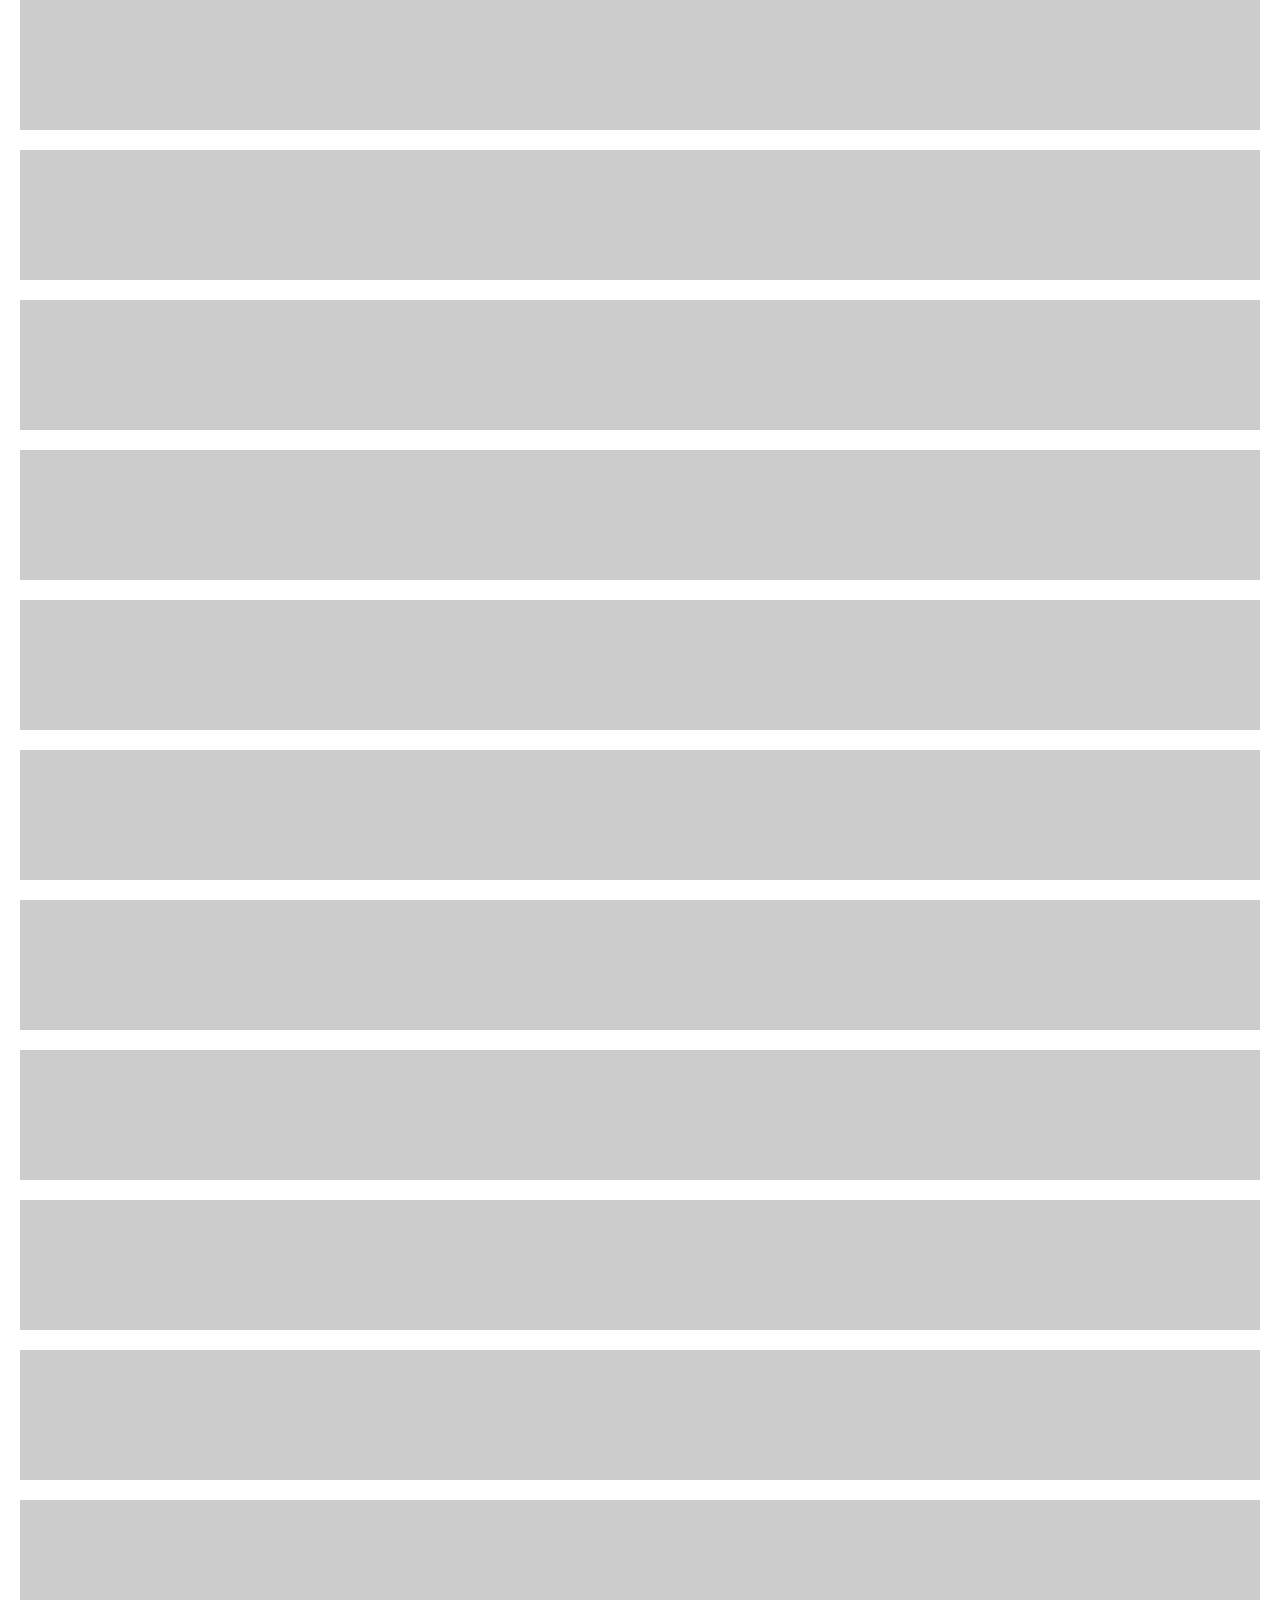
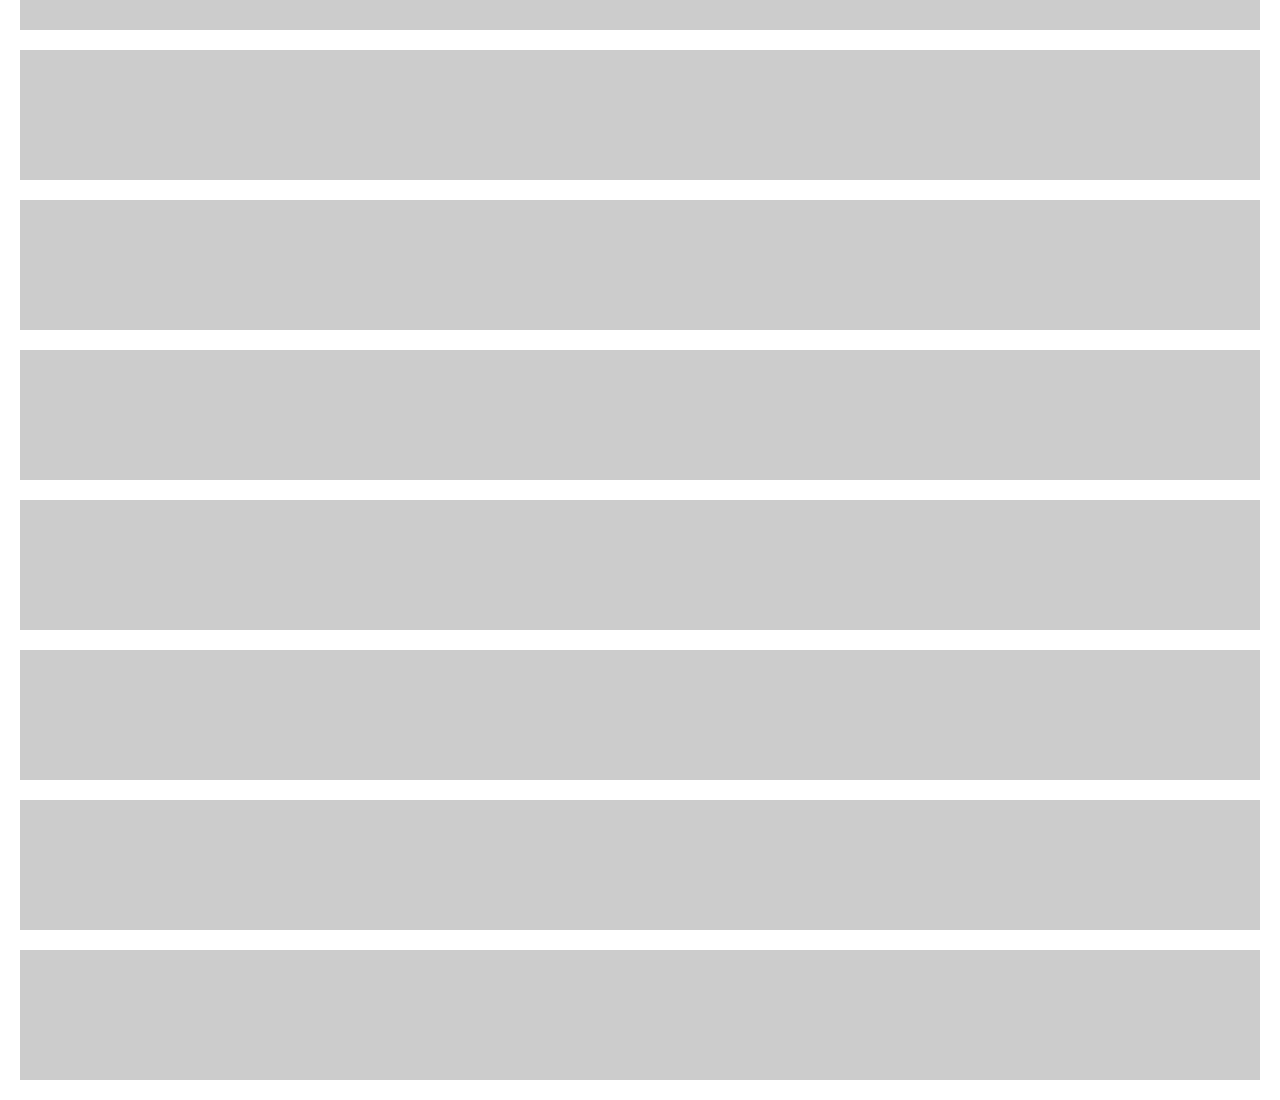
<file: aos-master/test/fixtures/aos-offset.fixture.html>
<!DOCTYPE html>
<html>
  <head>
    <title></title>
    <style type="text/css">
      * {box-sizing: border-box;}
      body {
        margin: 0; padding: 0 20px; text-align: center;
      }
      .aos-item {
        width: 100%; height: 130px; margin: 0 0 20px 0; background: #ccc;
      }
    </style>
  </head>
  <body class="body">
    <div class="aos-item aos-item--1" data-aos-offset="50" data-aos="fade"></div>
    <div class="aos-item aos-item--2" data-aos-offset="50" data-aos="fade-up"></div>
    <div class="aos-item aos-item--3" data-aos-offset="50" data-aos="fade-down"></div>
    <div class="aos-item aos-item--4" data-aos-offset="50" data-aos="fade-left"></div>
    <div class="aos-item aos-item--5" data-aos-offset="50" data-aos="fade-right"></div>
    <div class="aos-item aos-item--6" data-aos-offset="50" data-aos="flip-up"></div>
    <div class="aos-item aos-item--7" data-aos-offset="50" data-aos="flip-down"></div>
    <div class="aos-item aos-item--8" data-aos-offset="50" data-aos="flip-left"></div>
    <div class="aos-item aos-item--9" data-aos-offset="50" data-aos="flip-right"></div>
    <div class="aos-item aos-item--10" data-aos-offset="50" data-aos="zoom-in"></div>
    <div class="aos-item aos-item--11" data-aos-offset="50" data-aos="zoom-in-up"></div>
    <div class="aos-item aos-item--12" data-aos-offset="50" data-aos="zoom-in-down"></div>
    <div class="aos-item aos-item--13" data-aos-offset="50" data-aos="zoom-in-left"></div>
    <div class="aos-item aos-item--14" data-aos-offset="50" data-aos="zoom-in-right"></div>
    <div class="aos-item aos-item--15" data-aos-offset="50" data-aos="slide-up"></div>
    <div class="aos-item aos-item--16" data-aos-offset="50" data-aos="slide-down"></div>
    <div class="aos-item aos-item--17" data-aos-offset="50" data-aos="slide-left"></div>
    <div class="aos-item aos-item--18" data-aos-offset="50" data-aos="slide-right"></div>
  </body>
</html>
</file>
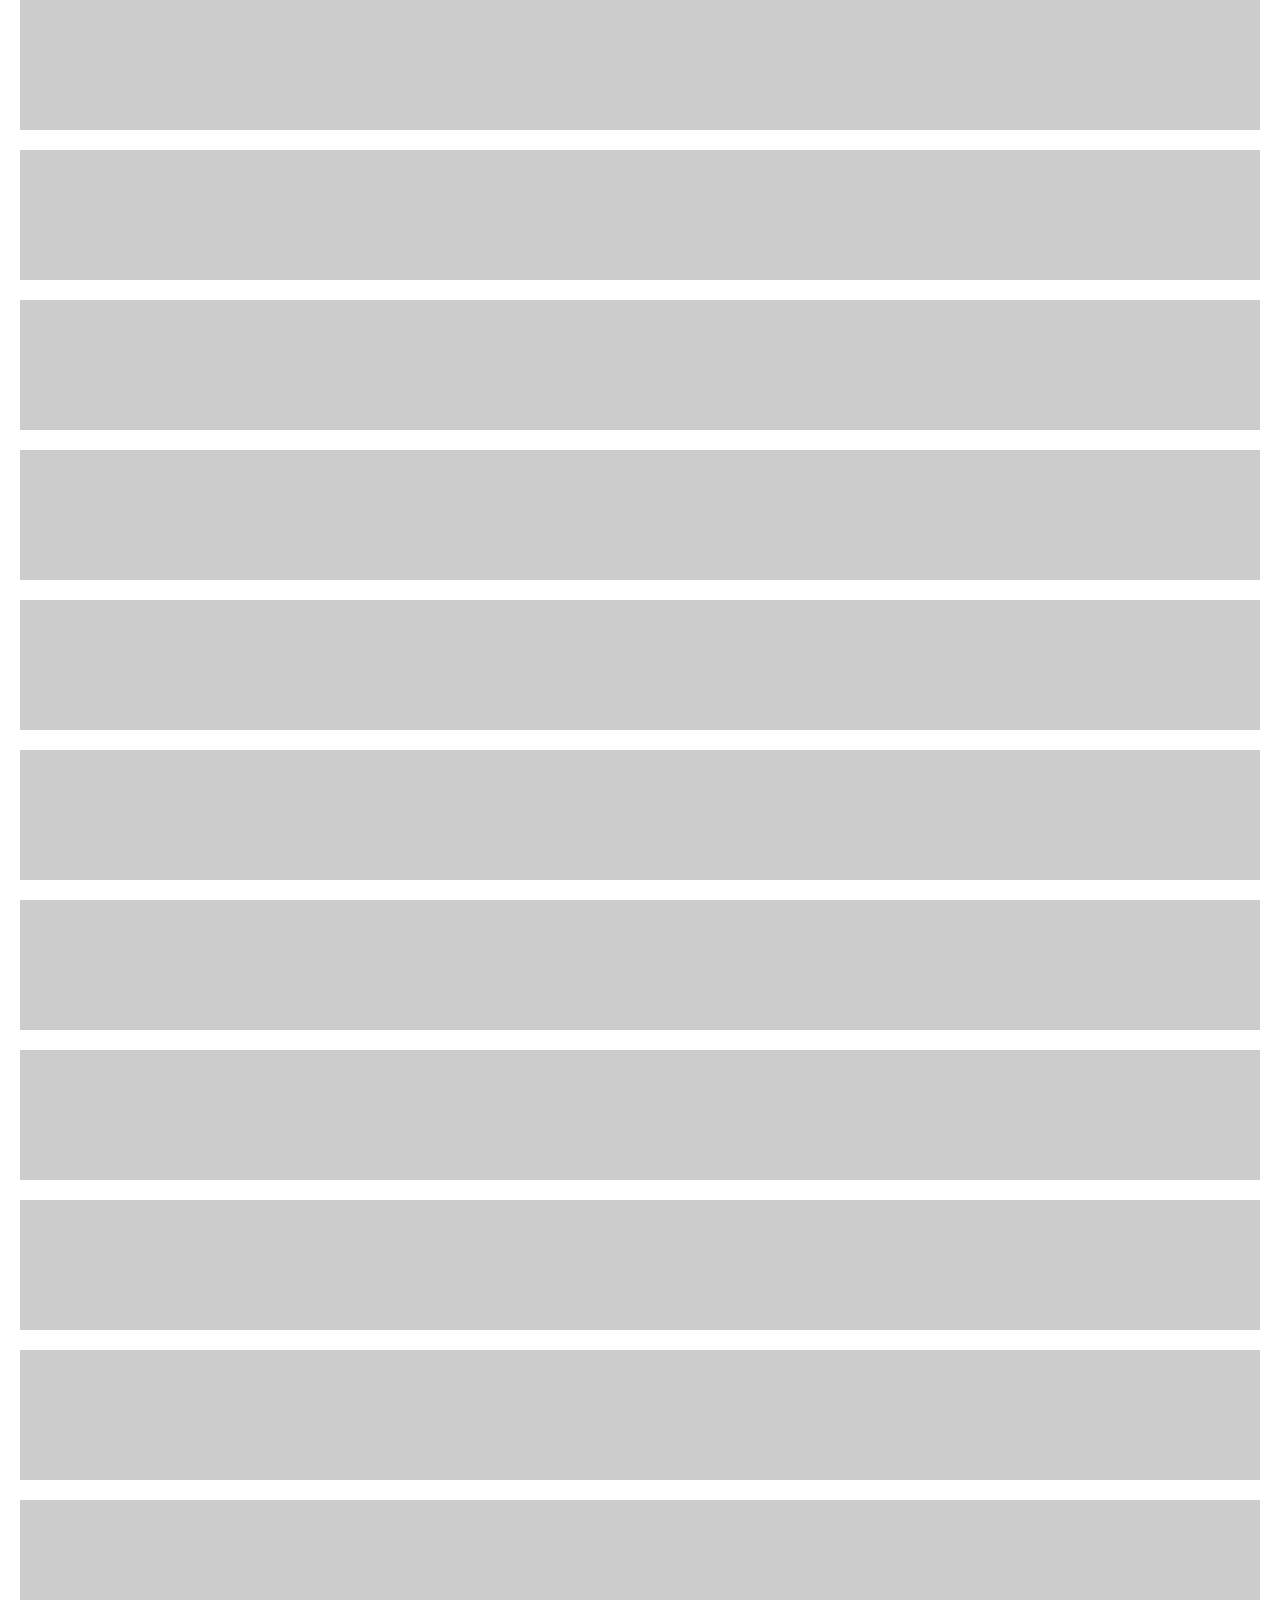
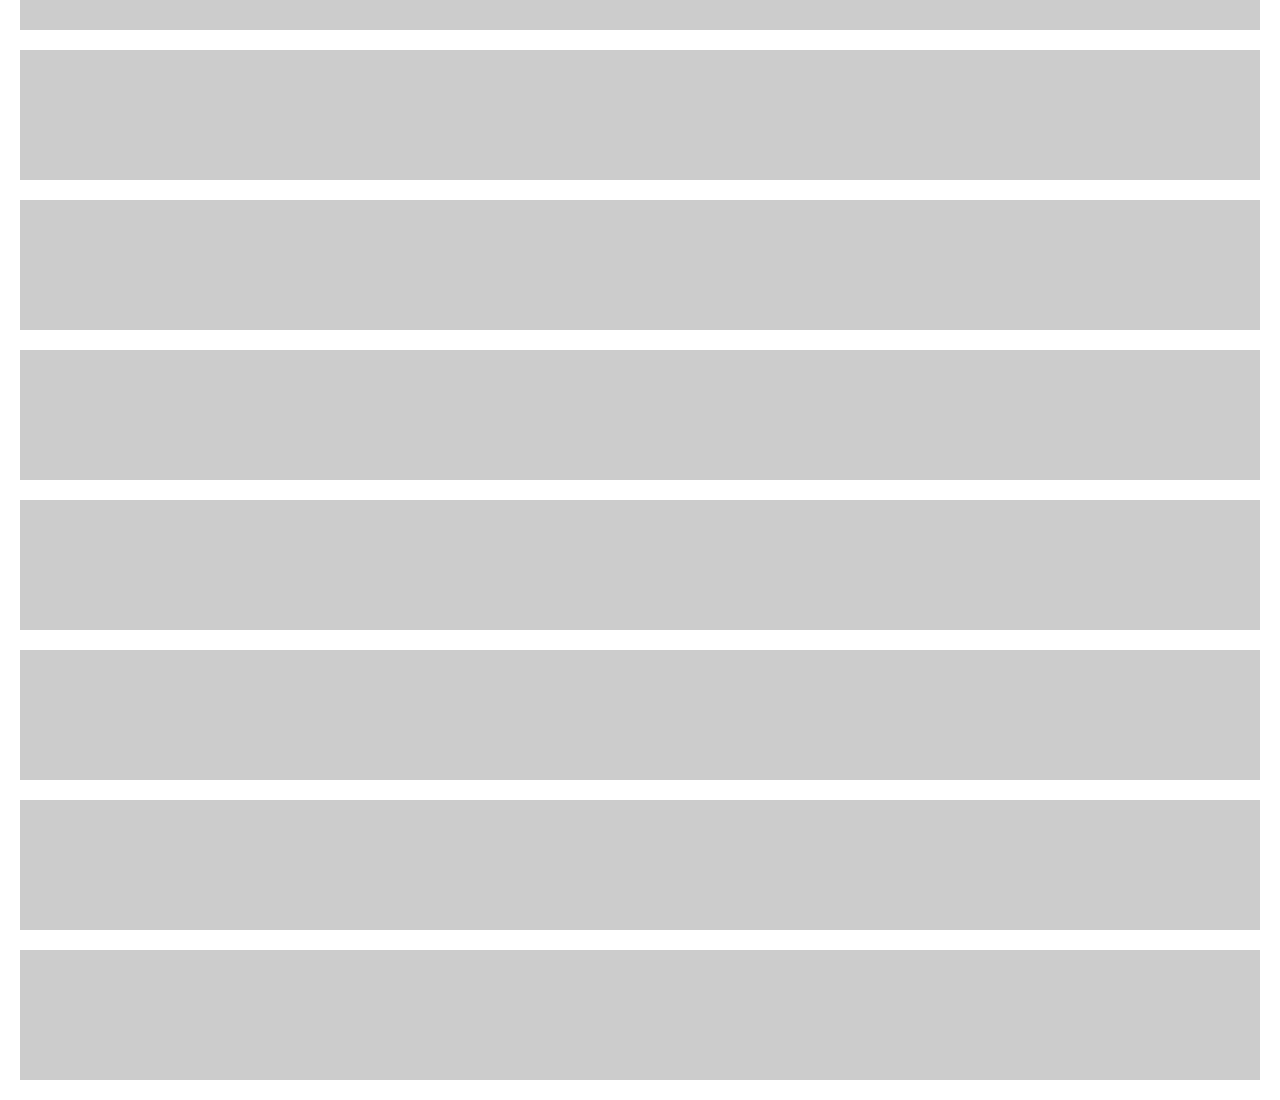
<file: aos-master/test/fixtures/aos.fixture.html>
<!DOCTYPE html>
<html>
  <head>
    <title></title>
    <style type="text/css">
      * {box-sizing: border-box;}
      body {
        margin: 0; padding: 0 20px; text-align: center;
      }
      .aos-item {
        width: 100%; height: 130px; margin: 0 0 20px 0; background: #ccc;
      }
    </style>
  </head>
  <body class="body">
    <div class="aos-item aos-item--1" data-aos="fade"></div>
    <div class="aos-item aos-item--2" data-aos="fade-up"></div>
    <div class="aos-item aos-item--3" data-aos="fade-down"></div>
    <div class="aos-item aos-item--4" data-aos="fade-left"></div>
    <div class="aos-item aos-item--5" data-aos="fade-right"></div>
    <div class="aos-item aos-item--6" data-aos="flip-up"></div>
    <div class="aos-item aos-item--7" data-aos="flip-down"></div>
    <div class="aos-item aos-item--8" data-aos="flip-left"></div>
    <div class="aos-item aos-item--9" data-aos="flip-right"></div>
    <div class="aos-item aos-item--10" data-aos="zoom-in"></div>
    <div class="aos-item aos-item--11" data-aos="zoom-in-up"></div>
    <div class="aos-item aos-item--12" data-aos="zoom-in-down"></div>
    <div class="aos-item aos-item--13" data-aos="zoom-in-left"></div>
    <div class="aos-item aos-item--14" data-aos="zoom-in-right"></div>
    <div class="aos-item aos-item--15" data-aos="slide-up"></div>
    <div class="aos-item aos-item--16" data-aos="slide-down"></div>
    <div class="aos-item aos-item--17" data-aos="slide-left"></div>
    <div class="aos-item aos-item--18" data-aos="slide-right"></div>
  </body>
</html>
</file>
<file: css/styles.css>
:root {
	--primary-background-color: #ffffff;
	--secondary-background-color: #f5f4fa;

	--accent-color: #2196f3;

	--title-color: #212121;
	--text-color: #757575;
}

body {
	font-family: "Roboto", sans-serif;
	padding-top: 80px;
}

/* font-family: 'Raleway',
sans-serif;

font-family: 'Roboto',
sans-serif; */

/* Стили для обнуления верхних отступов у элементов */
h1,
h2,
h3,
h4,
h5,
h6,
p {
	margin: 0;
}

/* Класс для обнуления базовых свойств у списков (ul) */
.list {
	list-style: none;
	padding-left: 0;
	margin: 0;
}
/* Класс для обнуления базовых свойств у ссылок */
.link {
	text-decoration: none;
	color: inherit;
}
/* Свойства для корректного отображения картинок */
img {
	display: block;
	max-width: 100%;
	height: auto;
}
/* Свойства для обнуления курсива у address */
address {
	font-style: normal;
}

.container {
	margin-left: auto;
	margin-right: auto;
	max-width: 1200px;
	padding-left: 15px;
	padding-right: 15px;
}

.section {
	padding: 94px 0;
}
/* ________________Home page________________ */

/* ________________Header________________  */
.header {
	border-bottom: 1px solid #ececec;
	position: fixed;
	z-index: 1;
	top: 0;
	left: 0;
	width: 100%;
	background-color: #fff;
}
.header-main {
	display: flex;
	align-items: center;
	justify-content: space-between;
}

.header-nav {
	display: flex;
	align-items: center;
}

.logo-link {
	color: var(--title-color);
	font-family: "Roboto", Arial, sans-serif;
	text-decoration: none;
}

.header-menu {
	display: flex;
	align-items: center;
	margin-left: 93px;
}

.header-menu-item:not(:last-child) {
	margin-right: 50px;
}

/* .header-menu .item + .item {
	margin-left: 50px;
} */

.contacts {
	display: flex;
	align-items: center;
	margin-left: auto;
}

.header-menu-link.curent {
	color: var(--accent-color);
}

/* .contacts .contacts-item + .contacts-item {
	margin-left: 50px;
} */

.contacts {
	gap: 50px;
}

.logo-link {
	font-family: "Raleway", sans-serif;
	font-weight: 700;
	font-size: 26px;
	line-height: 1.19;
	color: var(--title-color);
	letter-spacing: 0.03em;
	text-decoration: none;
}

.logo-accent {
	color: var(--accent-color);
}
.header-menu-link {
	display: block;
	padding-top: 32px;
	padding-bottom: 32px;
	color: var(--title-color);
	text-decoration: none;
	font-weight: 500;
	font-size: 14px;
	line-height: 1.14;
	letter-spacing: 0.02em;
	list-style: none;
	transition: 250ms cubic-bezier(0.4, 0, 0.2, 1);
}

.header-menu-link:hover,
.header-menu-link:focus {
	color: var(--accent-color);
}

.contacts-link {
	display: flex;
	align-items: center;
	padding-top: 32px;
	padding-bottom: 32px;

	color: var(--text-color);
	text-decoration: none;

	font-weight: 500;
	font-size: 14px;
	line-height: 1.14;
	letter-spacing: 0.02em;
	column-gap: 10px;
	transition: color 250ms cubic-bezier(0.4, 0, 0.2, 1);
}

.contacts-link:hover,
.contacts-link:focus {
	color: var(--accent-color);
	fill: var(--accent-color);
}

.contacts-icon {
	margin: 0;
	padding: 0;

	fill: var(--text-color);
}
.contacts-link:hover .contacts-icon,
.contacts-link:focus .contacts-icon {
	fill: var(--accent-color);
}

/* ________________подчеркивание раздела меню________________ */

.header-menu-item {
	position: relative;
}
.header-menu-link::after {
	content: "";
	position: absolute;
	bottom: -3px;
	left: 0px;
	right: 0px;
	width: 100%;
	height: 4px;
	background: #2196f3;
	border-radius: 2px;

	opacity: 0;
	transition: transform 250ms cubic-bezier(0.4, 0, 0.2, 1),
		opacity 250ms cubic-bezier(0.4, 0, 0.2, 1);
	transform: scaleX(0);
	transform-origin: top left;
}
.header-menu-link.curent::after {
	opacity: 1;
	transform: scaleX(1);
}
.header-menu-link:hover::after {
	opacity: 1;
	transform: scaleX(1);
	background: var(--accent-color);
}

/* ________________Hero section________________  */
.hero {
	padding: 200px 0;
	background-color: #2f303a;
	background-image: linear-gradient(
			to top,
			rgba(47, 48, 58, 0.4),
			rgba(47, 48, 58, 0.4)
		),
		url(../images/hero.jpeg);
	max-width: 1600px;

	margin-left: auto;
	margin-right: auto;
	background-repeat: no-repeat;
	background-position: center;
	background-size: cover;
	object-fit: cover;
	text-align: center;
}

.hero-title {
	font-weight: 900;
	font-size: 44px;
	line-height: 1.36;
	text-align: center;
	letter-spacing: 0.06em;
	text-transform: uppercase;

	color: #ffffff;

	margin-bottom: 30px;
}

.hero__btn {
	position: relative;
	display: inline-flex;
	align-items: center;
	justify-content: center;
	gap: 5px;

	margin-top: 30px;
	font-family: inherit;
	font-weight: 700;
	font-size: 16px;
	line-height: 1.87;

	letter-spacing: 0.06em;

	color: #ffffff;

	width: 260px;
	height: 50px;
	padding-left: 24px;
	padding-right: 24px;
	background-color: #2196f3;
	box-shadow: 0px 4px 4px rgba(0, 0, 0, 0.15);
	border-radius: 4px;

	border: none;

	cursor: pointer;
	overflow: hidden;
}
.hero__btn::before {
	content: "";
	display: block;
	align-items: center;
	justify-content: center;

	width: 24px;
	height: 24px;
	margin-right: 15px;
	background-image: url(../images/Icon/Mail.svg);
	background-position: center;
	background-repeat: no-repeat;
	background-size: contain;
	transition: transform 250ms cubic-bezier(0.4, 0, 0.2, 1);
}
.hero__btn:hover::before {
	transform: translateY(-40px);
}

.hero__btn::after {
	position: absolute;
	top: 50%;
	left: 40px;
	transform: translateY(calc(-50% + 35px));
	content: "";

	width: 24px;
	height: 24px;
	background-image: url(../images/Icon/Send.svg);

	background-position: center;
	background-repeat: no-repeat;
	background-size: contain;
	transition: transform 250ms cubic-bezier(0.4, 0, 0.2, 1);
}

.hero__btn:hover::after {
	transform: translateY(-12px);
}

/* ________________Advantages________________ */
.advantages-wrapper {
	display: flex;
	align-items: center;
	justify-content: center;
	background: #f5f4fa;
	border-radius: 4px;
	width: 270px;
	height: 120px;
	margin-bottom: 30px;
	transition: transform 250ms cubic-bezier(0.4, 0, 0.2, 1);
}

.advantages-wrapper:hover {
	transform: scale(1.03);
	box-shadow: 0px 5px 7px -1px rgba(0, 0, 0, 0.17);
}

.advantages-list {
	display: flex;
	flex-wrap: wrap;
	/* background-color: teal; */
}
.advantages-item:not(:last-child) {
	margin-right: 30px;
}

.visually-hidden {
	position: absolute;
	width: 1px;
	height: 1px;
	margin: -1px;
	border: 0;
	padding: 0;

	white-space: nowrap;
	clip-path: inset(100%);
	clip: rect(0 0 0 0);
	overflow: hidden;
}

.advantages-subtitle {
	font-weight: 700;
	font-size: 14px;
	line-height: 1.14;
	letter-spacing: 0.03em;
	color: var(--title-color);
	text-transform: uppercase;
}

.advantages-text {
	margin-top: 10px;
	font-size: 14px;
	line-height: 1.71;
	letter-spacing: 0.03em;

	color: var(--text-color);
	width: 270px;
	height: 75px;
}

.title {
	font-weight: 700;
	font-size: 36px;
	line-height: 1.16;
	text-align: center;
	letter-spacing: 0.03em;

	color: #212121;

	margin-bottom: 50px;
}

/* ________________What we do________________  */

.wwd {
	padding-top: 0;
}

.wwd-list {
	display: flex;
	flex-wrap: wrap;
	/* margin-top: 50px; */
	position: relative;
}

.wwd-item:not(:last-child) {
	margin-right: 30px;
}
/* .wwd-item::before {
	position: absolute;
	content: "";
	background: rgba(47, 48, 58, 0.8);

	width: 370px;
	height: 70px;
	top: 224px;
} */
.wwd-subtitle {
	font-weight: 700;
	font-size: 14px;
	line-height: 16px;
	text-align: center;
	letter-spacing: 0.03em;
	text-transform: uppercase;

	color: #ffffff;
}

.text-box {
	position: absolute;
	display: flex;
	background: rgba(47, 48, 58, 0.8);

	width: 370px;
	height: 70px;
	align-items: center;
	justify-content: center;
	bottom: 0;
}
/* ________________Team________________ */

.team {
	background-color: var(--secondary-background-color);
}

/* .team-box {
	/* margin-top: 94px;
	margin-bottom: 94px;
} */

.team-list {
	display: flex;
	flex-wrap: wrap;
}

.team-list-item {
	width: 270px;

	background: #ffffff;
	box-shadow: 0px 1px 3px rgba(0, 0, 0, 0.12), 0px 1px 1px rgba(0, 0, 0, 0.14),
		0px 2px 1px rgba(0, 0, 0, 0.2);
	border-radius: 0px 0px 4px 4px;
}

.team-list-item:not(:last-child) {
	margin-right: 30px;
}
.team-wrapper {
	padding: 30px 0;
}
.team-list-name {
	font-weight: 500;
	font-size: 16px;
	line-height: 1.19;
	text-align: center;
	letter-spacing: 0.03em;
	color: #212121;

	margin-bottom: 10px;
}

.team-list-job {
	font-weight: 400;
	font-size: 16px;
	line-height: 1.19;
	text-align: center;
	letter-spacing: 0.03em;
	color: #757575;
	margin-bottom: 16px;
}

.social {
	display: flex;
	justify-content: center;
	column-gap: 10px;
}
.social-icon {
	fill: #afb1b8;
	transition: fill 250ms cubic-bezier(0.4, 0, 0.2, 1);
}

.social-link {
	display: flex;
	justify-content: center;
	align-items: center;
	width: 44px;
	height: 44px;
	border-radius: 50%;
	transition: color 250ms cubic-bezier(0.4, 0, 0.2, 1),
		background 250ms cubic-bezier(0.4, 0, 0.2, 1);
}

.social-link:hover,
.social-link:focus {
	background-color: #2196f3;
}
.social-link:hover .social-icon,
.social-link:focus .social-icon {
	fill: var(--primary-background-color);
}
/* Clients  */

.clints-list {
	display: flex;
	justify-content: center;
	margin: 0;
	padding: 0;
	column-gap: 30px;
	list-style: none;
}

.clients-link {
	display: flex;
	justify-content: center;
	align-items: center;
	border: 1px solid #afb1b8;
	border-radius: 4px;
	width: 170px;
	height: 92px;
	transition: color 250ms cubic-bezier(0.4, 0, 0.2, 1),
		border 250ms cubic-bezier(0.4, 0, 0.2, 1);
}

.clients-icon {
	fill: #afb1b8;
	transition: fill 250ms cubic-bezier(0.4, 0, 0.2, 1);
}
.clients-link:hover .clients-icon,
.clients-link:focus .clients-icon {
	fill: var(--accent-color);
}

.clients-link:hover,
.clients-link:focus {
	border-color: var(--accent-color);
}
/* Footer  */

.footer {
	background-color: #2f303a;
	padding: 60px 0;
}
.footer-container {
	display: flex;
	align-items: baseline;
	column-gap: 70px;
}
.footer-addres {
	font-family: "Roboto", sans-serif;
	font-style: normal;
	margin-top: 20px;
	transition: color 250ms cubic-bezier(0.4, 0, 0.2, 1);
}

.footer-logo-link {
	text-decoration: none;
	font-family: "Raleway", sans-serif;
	font-weight: 700;
	font-size: 26px;
	line-height: 1.19;
	letter-spacing: 0.03em;
	color: var(--primary-background-color);
}

.footer-list a {
	font-size: 14px;
	line-height: 1.71;
	/* or 171% */

	letter-spacing: 0.03em;
	color: var(--text-color);
	text-decoration: none;
	transition: color 250ms cubic-bezier(0.4, 0, 0.2, 1);
}

.footer-list .footer-address {
	color: var(--primary-background-color);
}

.footer-list a:hover,
.footer-list a:focus {
	color: var(--accent-color);
}

.footer-list-item:not(:last-child) {
	margin-bottom: 9px;
}

/* __________присоединяйтесь_________  */
.join-title {
	font-weight: 700;
	font-size: 14px;
	line-height: 1.14;
	letter-spacing: 0.03em;
	text-transform: uppercase;

	color: #ffffff;
	margin-bottom: 20px;
}

.join {
	display: block;
}

.join-list {
	display: flex;
	list-style: none;
	margin: 0;
	padding: 0;
	gap: 10px;
}

.join-link {
	display: flex;
	justify-content: center;
	align-items: center;
	width: 44px;
	height: 44px;
	border-radius: 100%;
	background-color: rgba(255, 255, 255, 0.1);
	transition: background 250ms cubic-bezier(0.4, 0, 0.2, 1);
}

.join-icon {
	fill: var(--secondary-background-color);
}

.join-link:hover,
.join-link:focus {
	background-color: var(--accent-color);
}

/*____________________ Подпишитесь на рассылку____________________ */

.mail-chimp {
	margin-left: auto;
}
.mail-chimp-input {
	min-width: 358px;
	height: 50px;
	left: 815px;
	top: 2787px;

	border: 1px solid rgba(255, 255, 255, 0.3);
	filter: drop-shadow(0px 4px 4px rgba(0, 0, 0, 0.15));
	border-radius: 4px;
	background: #2f303a;
	margin-right: 12px;
	color: white;
	padding-left: 16px;
}

/* .mail-chimp-input::placeholder {
	padding-left: 16px;
} */

.mail-chimp-btn {
	display: inline-flex;
	align-items: center;
	justify-content: center;

	font-weight: 700;
	font-size: 16px;
	line-height: 30px;
	color: white;
	border-style: none;
	width: 200px;
	height: 50px;
	background: #2196f3;
	box-shadow: 0px 4px 4px rgba(0, 0, 0, 0.15);
	border-radius: 4px;
	cursor: pointer;
}

.icon-send {
	fill: var(--primary-background-color);
	padding-left: 10px;
}

/* ________________Portfolio page________________  */

.filter-list {
	display: flex;
	align-items: center;

	justify-content: center;

	gap: 8px;
}
.portfolio-btn {
	padding: 6px 22px;
	font-family: inherit;

	font-weight: 500;
	font-size: 16px;
	line-height: 1.6;
	letter-spacing: 0.03em;
	color: #212121;

	cursor: pointer;
	border: none;

	background-color: #f5f4fa;
	border-radius: 4px;
	transition: color 250ms cubic-bezier(0.4, 0, 0.2, 1),
		background 250ms cubic-bezier(0.4, 0, 0.2, 1),
		box-shadow 250ms cubic-bezier(0.4, 0, 0.2, 1);
}

.portfolio-btn:hover,
.portfolio-btn:focus {
	background-color: var(--accent-color);
	color: #ffffff;
	box-shadow: 0px 3px 1px rgba(0, 0, 0, 0.1), 0px 1px 2px rgba(0, 0, 0, 0.08),
		0px 2px 2px rgba(0, 0, 0, 0.12);
}

.active-btn {
	background-color: var(--accent-color);
	color: #ffffff;
	box-shadow: 0px 3px 1px rgba(0, 0, 0, 0.1), 0px 1px 2px rgba(0, 0, 0, 0.08),
		0px 2px 2px rgba(0, 0, 0, 0.12);
}

/* ________________КАРТОЧКИ ПОРТФОЛИО________________ */
.filter-list {
	margin-bottom: 50px;
}

.portfolio-list {
	display: flex;
	flex-wrap: wrap;
	gap: 30px;
}
.portfolio-item {
	width: 370px;

	background: #ffffff;
	cursor: pointer;

	position: relative;
}

.border {
	padding: 20px 24px;
	border-bottom: 1px solid #eeeeee;
	border-left: 1px solid #eeeeee;
	border-right: 1px solid #eeeeee;
}
.portfolio-title {
	font-weight: 700;
	font-size: 18px;
	line-height: 2;

	letter-spacing: 0.06em;

	color: #212121;
}

.portfolio-text {
	font-size: 16px;
	line-height: 1.87;
	letter-spacing: 0.03em;
	color: var(--text-color);
}

/* ________________АНИМАЦИЯ портфолио________________ */

.portfolio-item-wrapp {
	position: relative;
	overflow: hidden;
}
.portfolio-hover-text {
	position: absolute;
	top: 0px;
	left: 0px;
	width: 100%;
	height: 100%;
	overflow: auto;
	background: rgba(33, 150, 243, 0.9);
	padding: 24px;
	font-size: 18px;
	line-height: 1.5;
	letter-spacing: 0.03em;
	color: var(--primary-background-color);
	display: flex;
	align-items: center;
	transition: transform 250ms cubic-bezier(0.4, 0, 0.2, 1);
	transform: translateY(100%);
}

.portfolio-item-link {
	display: block;
	/* width: 100%; */
	text-decoration: none;
	transition: box-shadow 250ms cubic-bezier(0.4, 0, 0.2, 1);
}
.portfolio-item-link:hover,
.portfolio-item-link:focus {
	box-shadow: 0px 1px 1px rgba(0, 0, 0, 0.12), 0px 4px 4px rgba(0, 0, 0, 0.06),
		1px 4px 6px rgba(0, 0, 0, 0.16);
}

.portfolio-item:hover .portfolio-hover-text,
.portfolio-item:focus .portfolio-hover-text {
	transform: translateY(0px);
}

/*________________ Modal________________  */
.backdrop {
	position: fixed;
	z-index: 3;
	top: 0;
	left: 0;
	width: 100%;
	height: 100%;
	opacity: 1;
	background-color: rgba(0, 0, 0, 0.2);
	pointer-events: none;

	transition: opacity 250ms cubic-bezier(0.4, 0, 0.2, 1);
}

.backdrop.is-hidden {
	opacity: 0;
}

.backdrop.is-hidden .modal {
	opacity: 0;
	pointer-events: none;
	transform: translate(-100%, -50%) rotate(-280deg);
}

.modal {
	padding: 40px;
	position: absolute;
	z-index: 4;
	top: 50%;
	left: 50%;
	transform: translate(-50%, -50%) rotate(0deg);

	min-height: 581px;
	min-width: 528px;
	pointer-events: auto;

	background-color: var(--primary-background-color);
	box-shadow: 0px 1px 3px rgba(0, 0, 0, 0.12), 0px 1px 1px rgba(0, 0, 0, 0.14),
		0px 2px 1px rgba(0, 0, 0, 0.2);
	border-radius: 4px;
	transition: border 250ms cubic-bezier(0.4, 0, 0.2, 1);
}

.btn-modal-close {
	position: absolute;
	top: -10px;
	right: -10px;
	background: #ffffff;
	border: 1px solid rgba(0, 0, 0, 0.1);

	width: 30px;
	height: 30px;
	display: flex;
	justify-content: center;
	border-radius: 50%;
	align-items: center;
	cursor: pointer;
	transition: color 250ms cubic-bezier(0.4, 0, 0.2, 1);
}
.btn-modal-close:hover {
	color: var(--accent-color);
	border-color: var(--accent-color);
}
.btn-modal-close svg {
	width: 11px;
	height: 11px;
	fill: currentColor;
}

/* ____________________________Form____________________________ */
.form {
	width: 448px;
	margin-left: auto;
	margin-right: auto;
}

.form-field-title {
	text-align: center;

	margin-bottom: 12px;
	font-weight: 700;
	font-size: 20px;
	line-height: 1.15;

	letter-spacing: 0.03em;

	color: #212121;
}

.form-field {
	/* outline: 1px solid blue; */
	margin-bottom: 10px;
	display: flex;
	flex-direction: column;
}
.form-field-label {
	margin-bottom: 4px;
	font-size: 12px;
	line-height: 1.16;
	letter-spacing: 0.01em;

	color: #757575;
}
.form-field-input {
	position: relative;

	padding-left: 41px;

	width: 100%;
	outline: transparent;
	height: 40px;

	border: 1px solid rgba(33, 33, 33, 0.2);
	border-radius: 4px;
	transition: border 250ms cubic-bezier(0.4, 0, 0.2, 1);
}

.form-field-inner {
	position: relative;
}

.form-field-inner:hover,
.form-field-inner :focus,
.form-field-input:hover,
.form-field-inpu:focus {
	fill: var(--accent-color);
	border-color: #2196f3;
}

.form-field-input:focus + .form-field-icon {
	fill: var(--accent-color);
}

.form-field-icon {
	position: absolute;
	z-index: 344;
	top: 11px;
	left: 11px;
	transition: fill 250ms cubic-bezier(0.4, 0, 0.2, 1);
}

.textarea {
	resize: none;
	height: 120px;
	padding-top: 12px;
	padding-left: 16px;
	padding-top: 12px;
	font-size: 14px;
	line-height: 1.14;
	letter-spacing: 0.01em;
}
.form-field-input::placeholder {
	color: rgba(117, 117, 117, 0.5);
}

/*  _____________checkbox_____________*/

.check {
	display: flex;

	margin-top: 10px;
	cursor: pointer;
}
.checkbox {
	position: absolute;
	width: 1px;
	height: 1px;
	margin: -1px;
	border: 0;
	padding: 0;

	white-space: nowrap;
	clip-path: inset(100%);
	clip: rect(0 0 0 0);
	overflow: hidden;
}
/* .checkbox:checked {
	width: 50px;
	height: 50px;
} */
.form-icon {
	display: inline-block;
	border: 2px solid #212121;
	border-radius: 2px;
	margin-right: 8px;
	cursor: pointer;
	transition: transform 250ms linear;
}
.checkbox:checked + .form-icon {
	transform: scale(1.2);
	background-color: var(--accent-color);
	border-color: var(--accent-color);
}

.checkbox-label {
	display: inline-flex;
	align-items: center;
	justify-content: center;

	margin-bottom: 0;
	font-size: 14px;
	line-height: 1.7;

	letter-spacing: 0.03em;

	color: #757575;
}
.form-link {
	text-decoration-line: underline;

	color: #2196f3;
}

/*  _____________FORM-BTN_____________*/
.form-btn {
	display: flex;
	align-items: center;
	justify-content: center;
	margin: 0 auto;

	padding: 10px 56px;
	margin-top: 30px;

	font-weight: 700;
	font-size: 16px;
	line-height: 1.8;
	/* identical to box height, or 188% */

	letter-spacing: 0.06em;
	background: #ffffff;
	border: 1.6px solid #188ce8;
	border-radius: 4px;
	color: var(--accent-color);
	background-color: var(--primary-background-color);

	border-radius: 4px;

	cursor: pointer;
	transition: box-shadow 250ms cubic-bezier(0.4, 0, 0.2, 1),
		background-color 250ms cubic-bezier(0.4, 0, 0.2, 1),
		color 250ms cubic-bezier(0.4, 0, 0.2, 1);
}
.form-btn-icon {
	fill: var(--accent-color);
	margin-left: 10px;
	transition: fill 250ms cubic-bezier(0.4, 0, 0.2, 1);
}

.form-btn:hover {
	box-shadow: 0px 4px 13px 5px rgba(33, 150, 243, 0.21);
	background-color: #188ce8;
	color: var(--primary-background-color);
}

.form-btn:hover .form-btn-icon,
.form-btn:focus .form-btn-icon {
	fill: var(--primary-background-color);
}
</file>
<file: aos-master/demo/css/styles.css>
body {
  font-family: Helvetica,Tahoma;
}

*,
*:before,
*:after {
  box-sizing: border-box;
}

.aos-all {
  width: 1000px;
  max-width: 98%;
  margin: 10vh auto 0 auto;
}

.aos-item {
  display: inline-block;
  float: left;
  width: 33.3333%;
  height: 300px;
  padding: 20px;
}

.aos-item__inner {
  position: relative;
  width: 100%;
  height: 100%;
  float: left;
  background: #1da4e2;
  line-height: 260px;
  text-align: center;
  color: #fff;
}

@media screen and (max-width: 800px) {
  .aos-item {
    width: 50%;
  }
}
</file>
